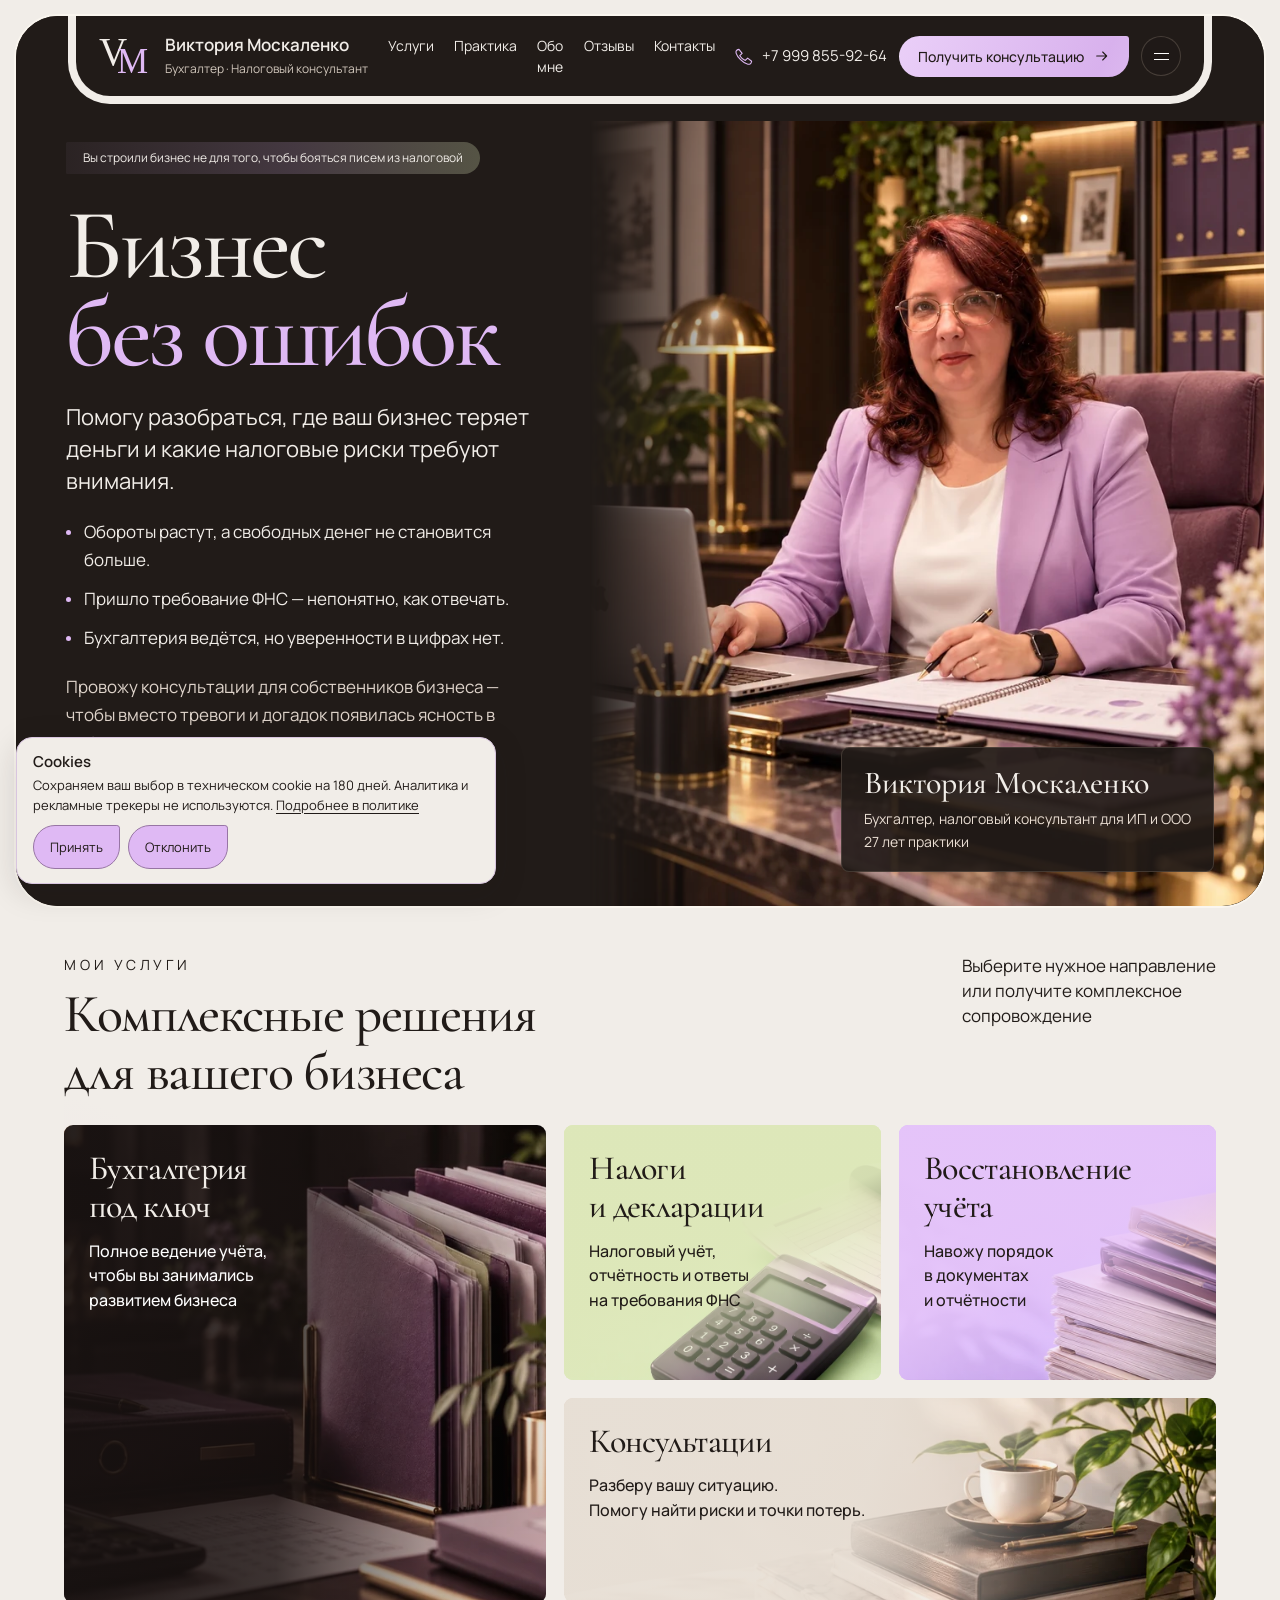
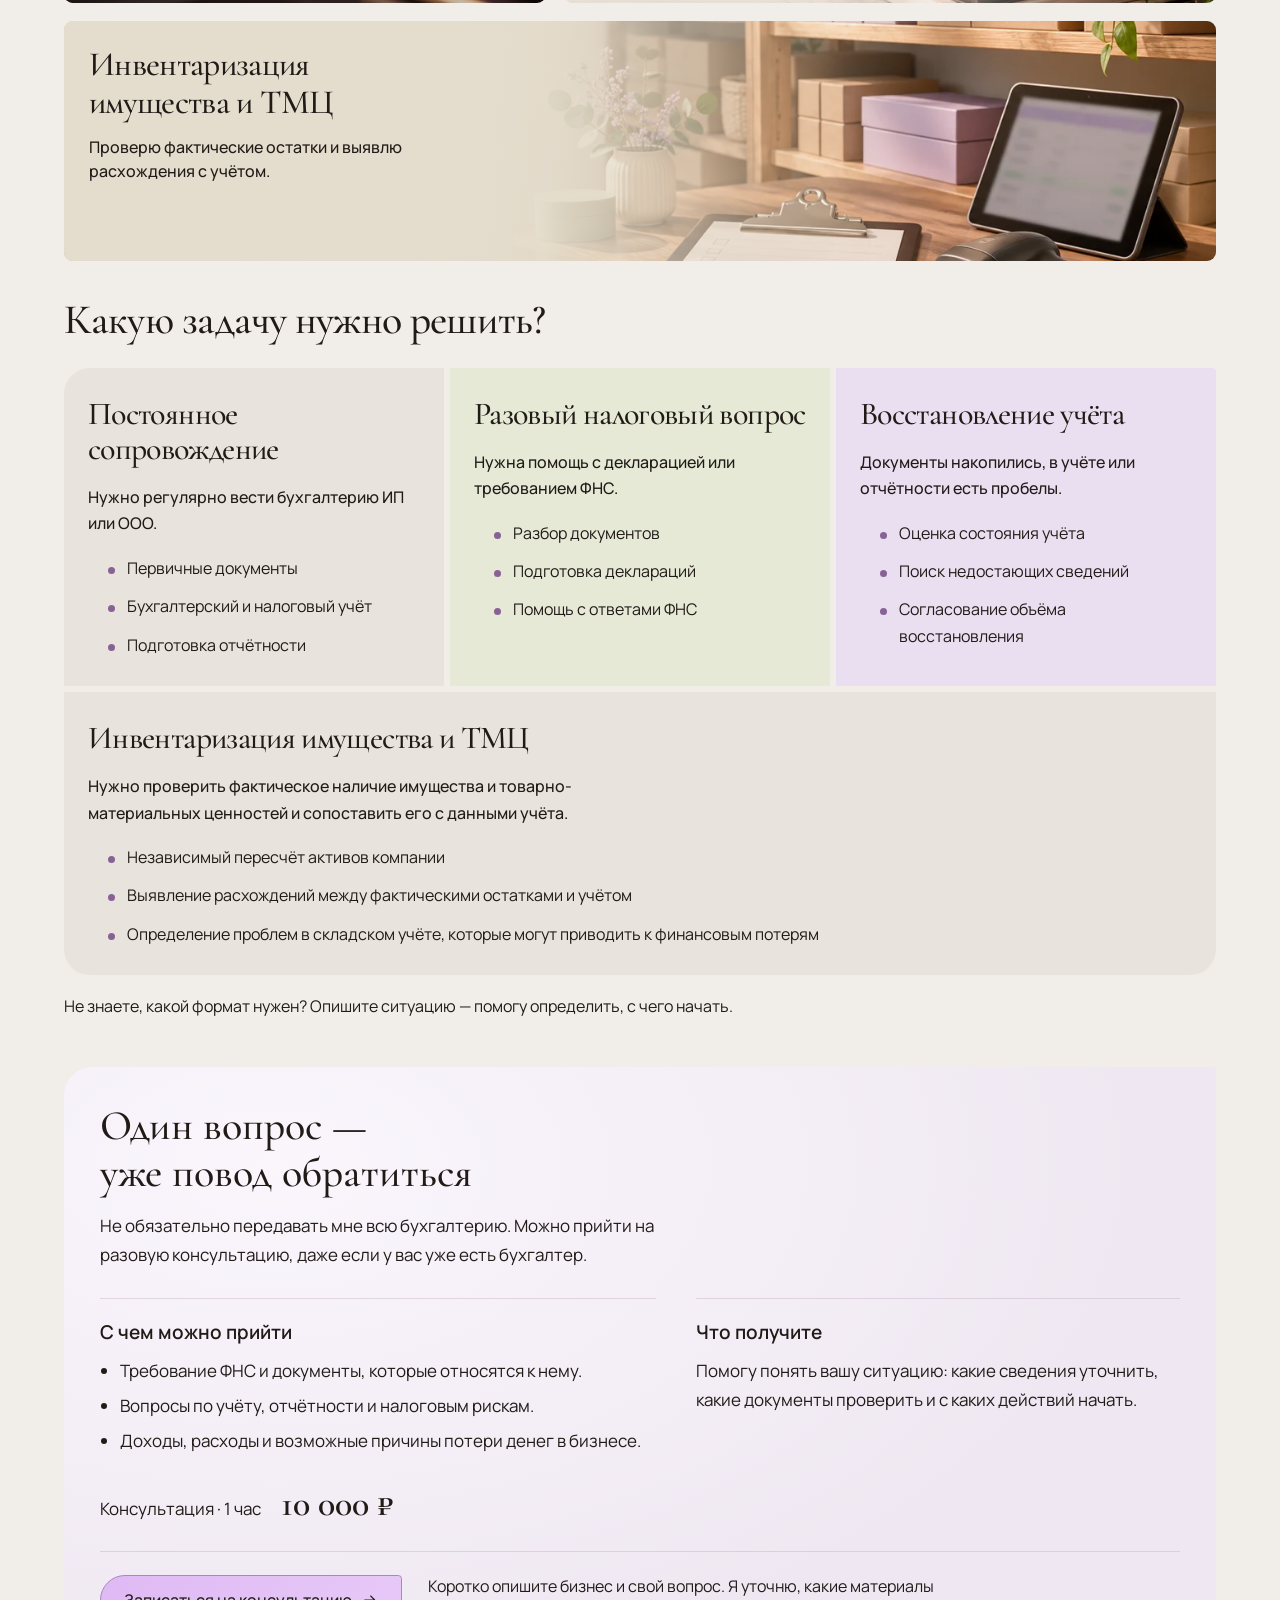
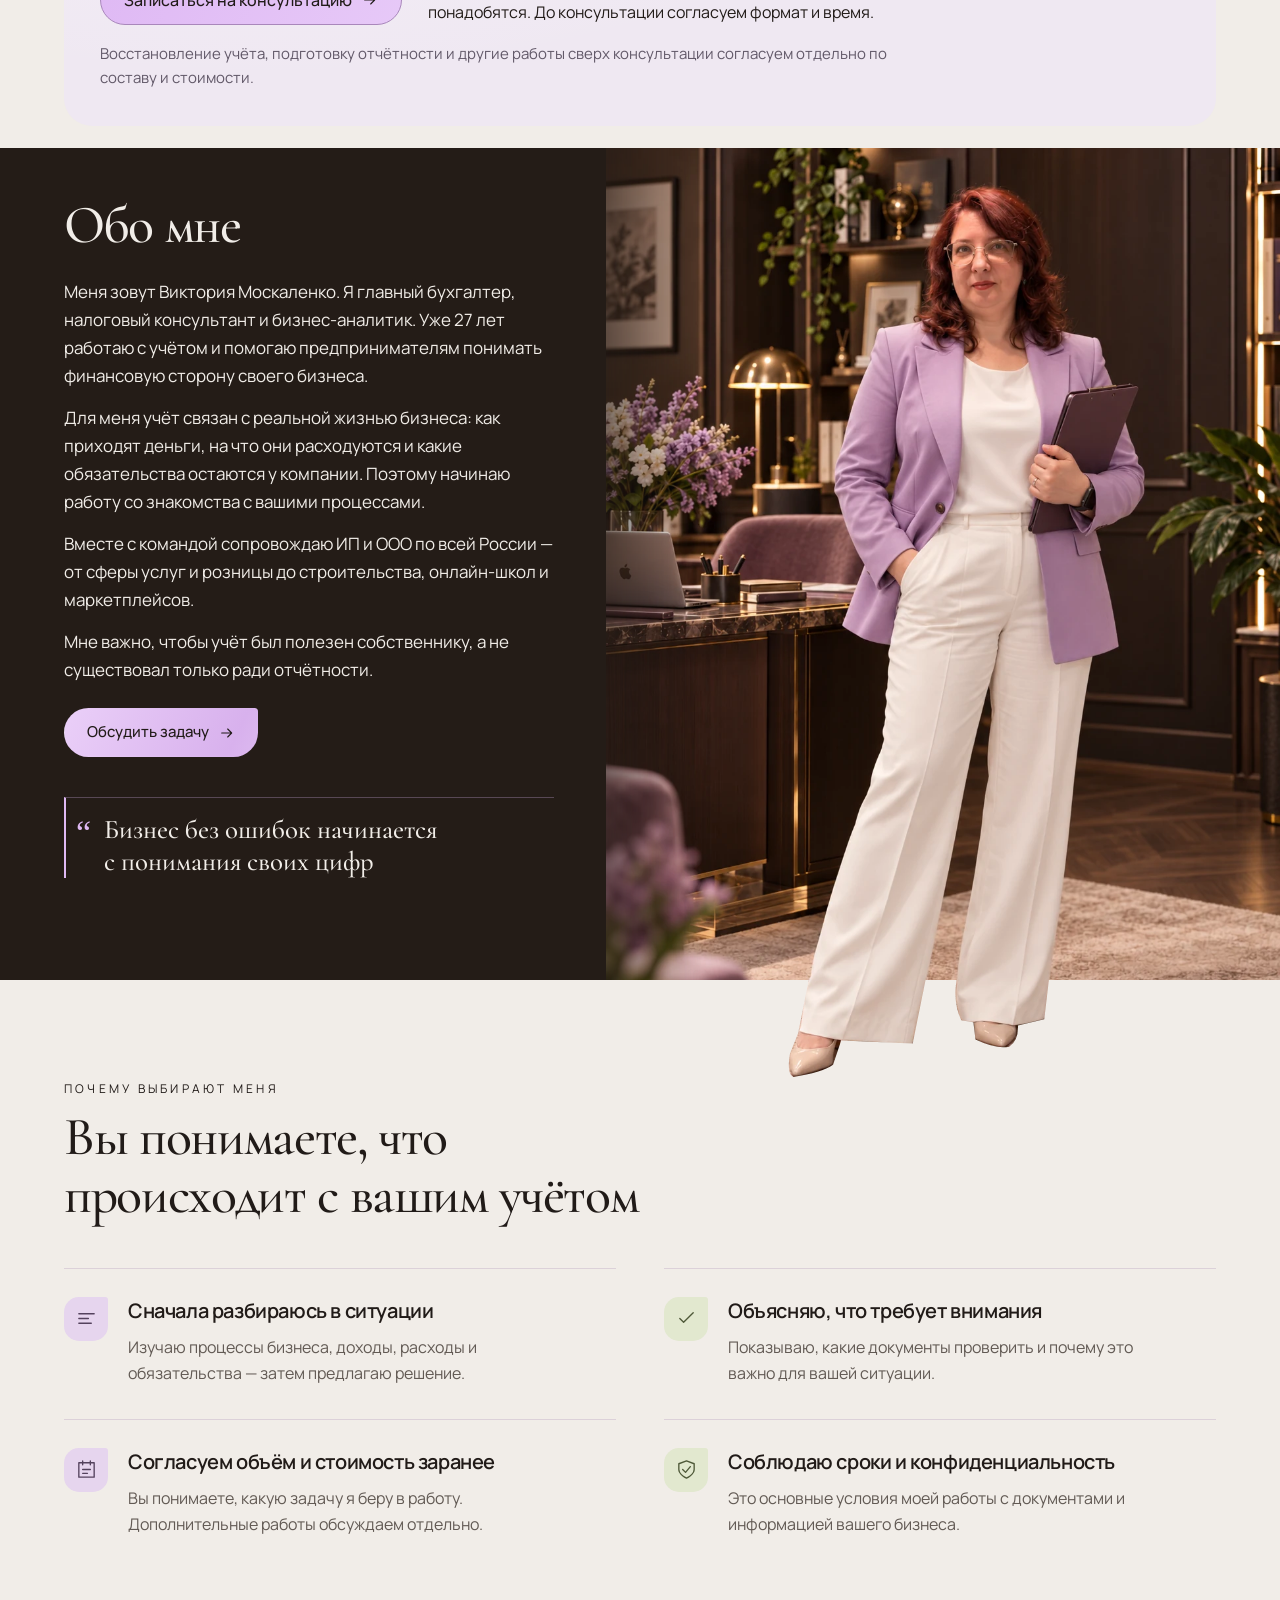
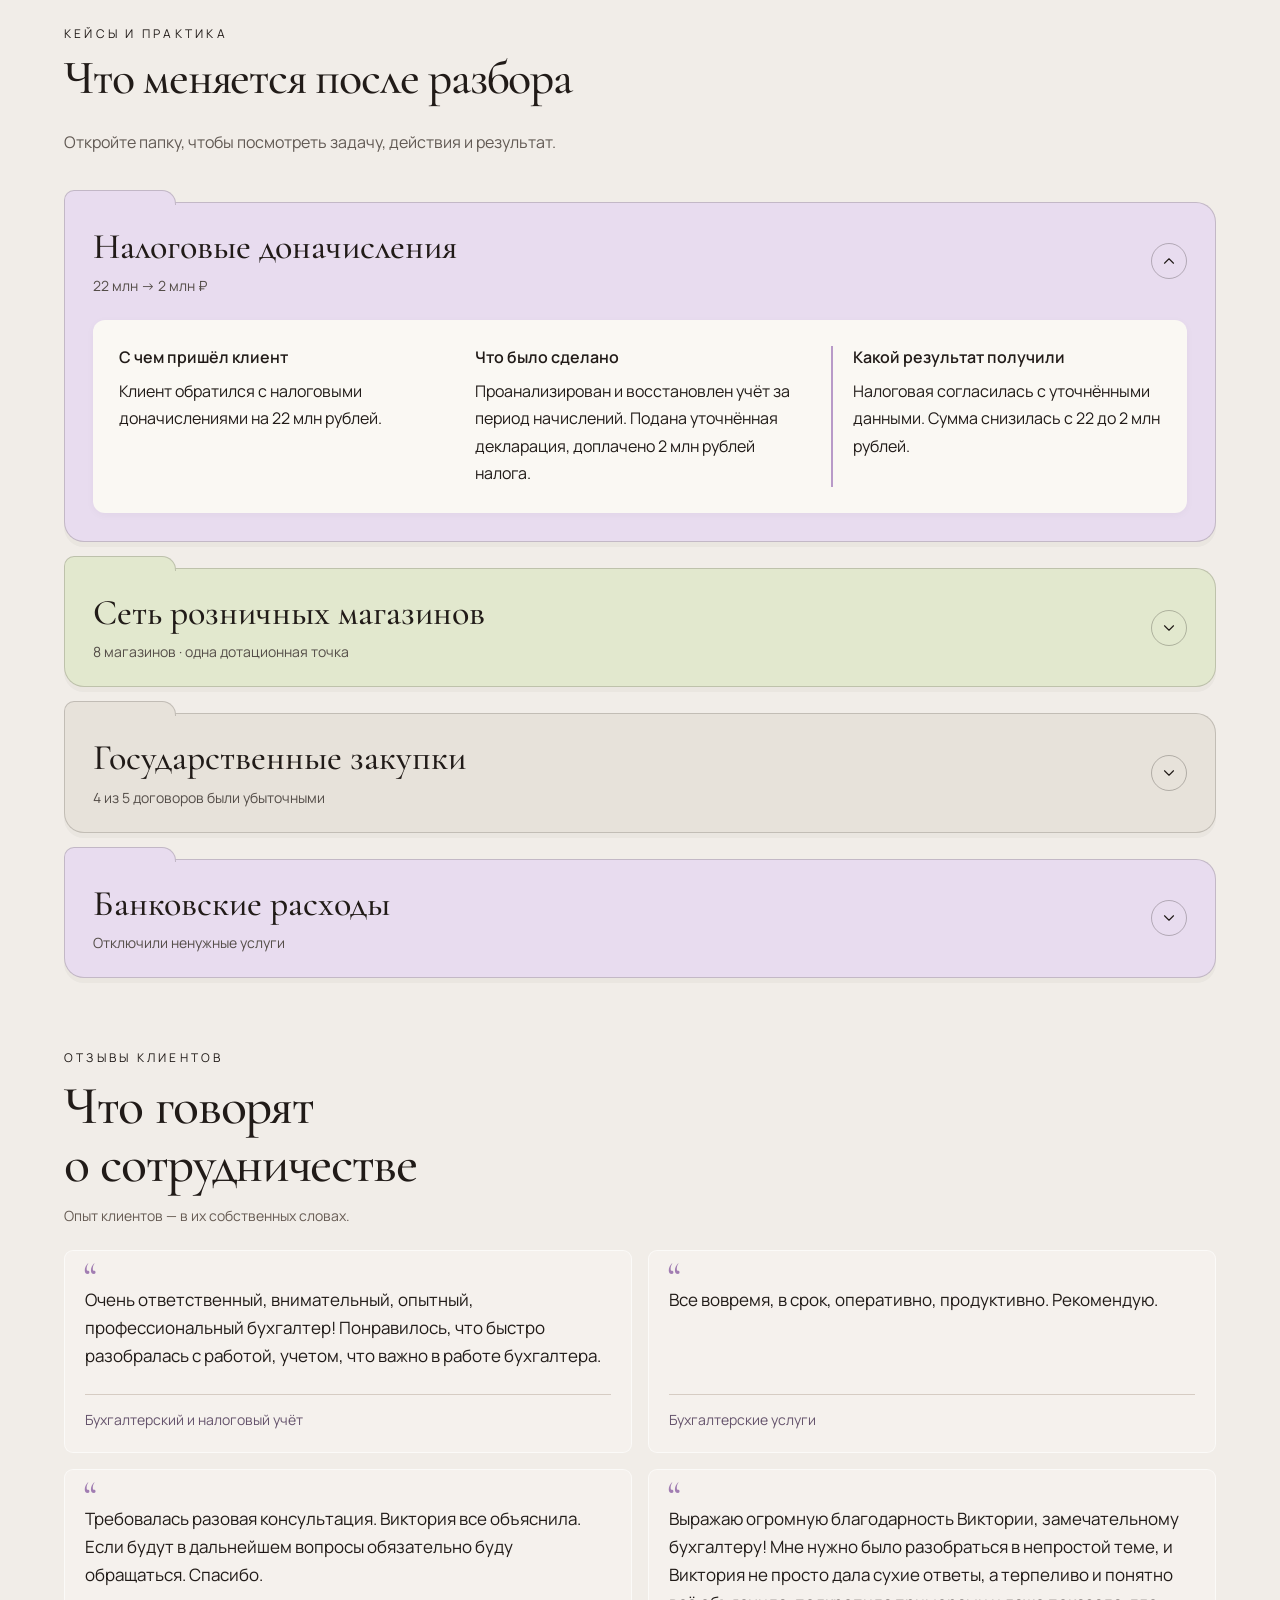
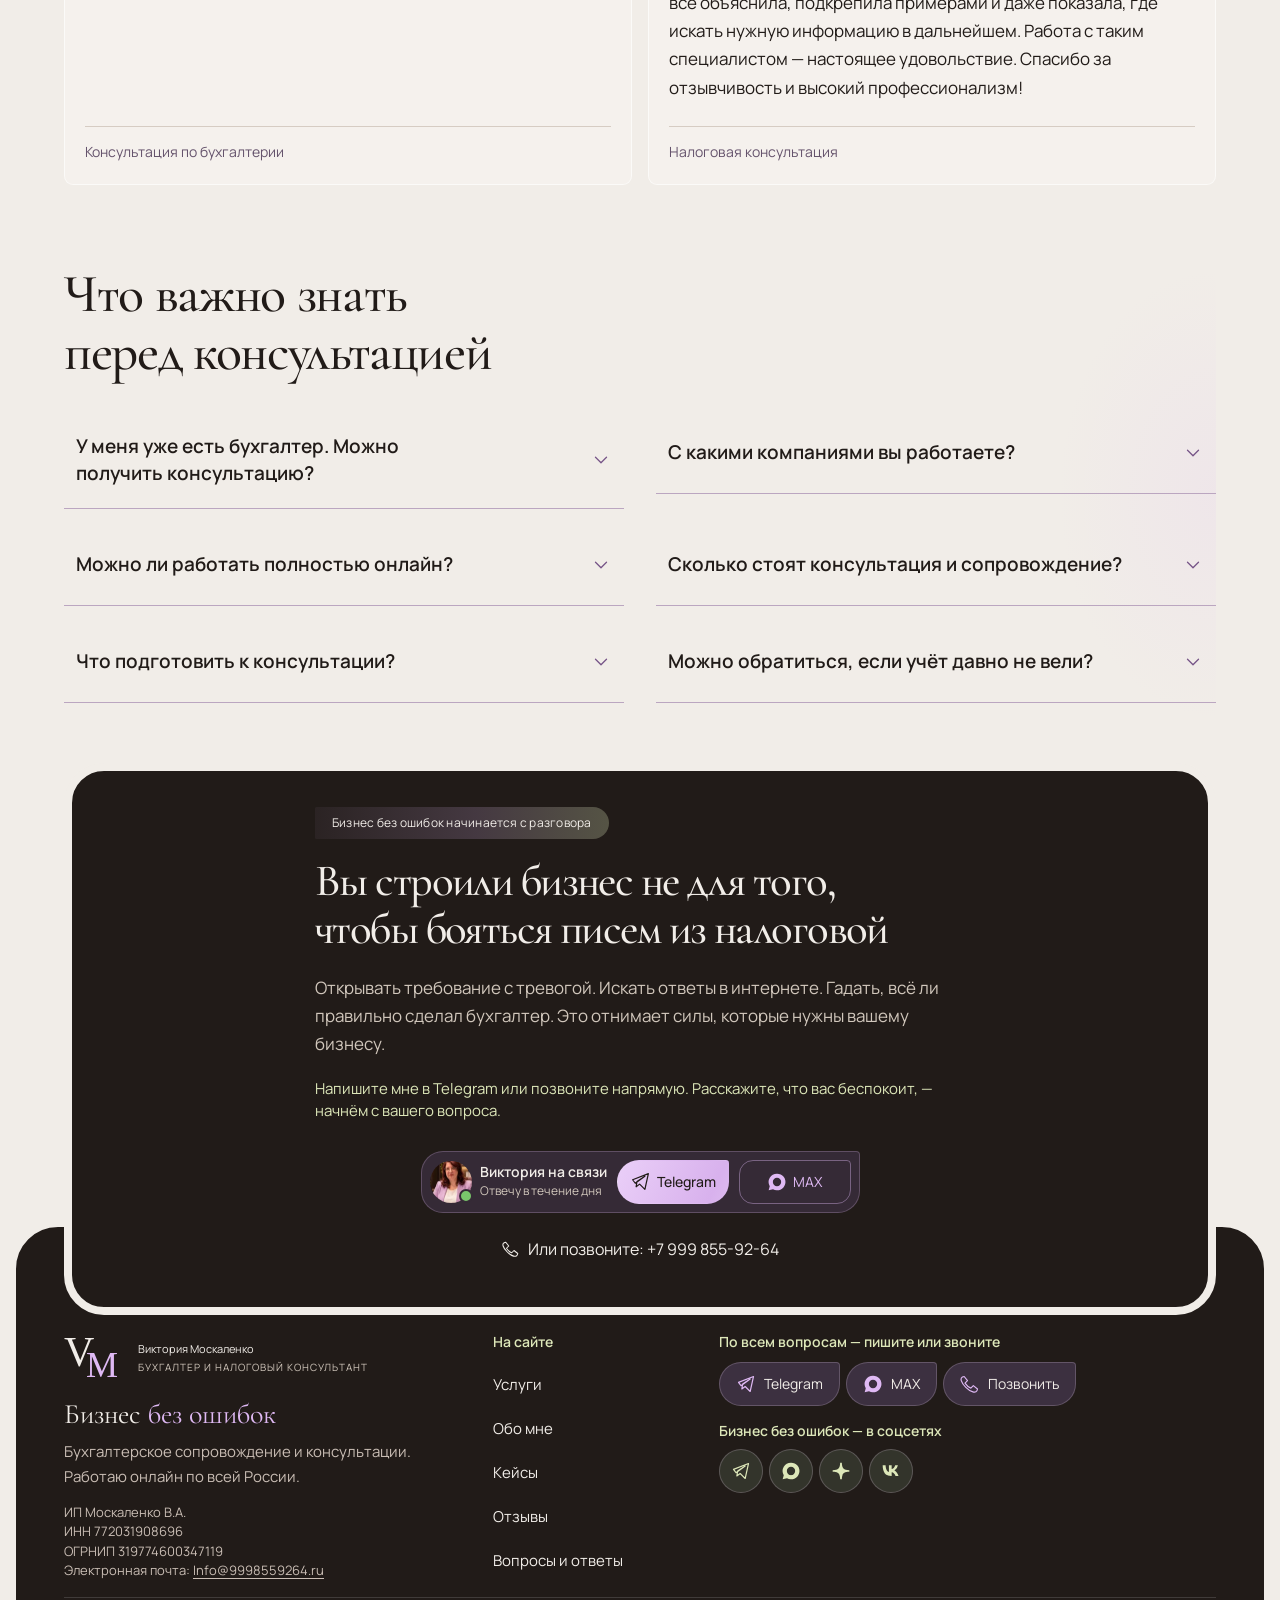
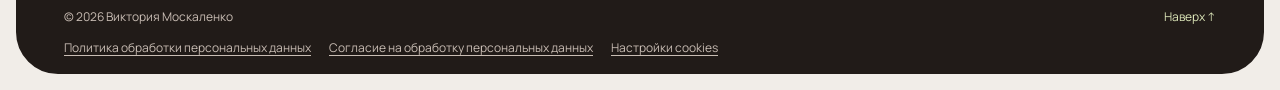
<file: index.html>
<!doctype html>
<html lang="ru">
<head>
<meta charset="utf-8"><meta name="viewport" content="width=device-width, initial-scale=1">
<title>Бухгалтер для ИП и ООО — Виктория Москаленко | Консультации онлайн</title>
<meta name="description" content="Бухгалтерское сопровождение ИП и ООО по всей России. Виктория Москаленко: 27 лет опыта, восстановление учёта, налоговые консультации и работа с требованиями ФНС.">
<meta property="og:title" content="Виктория Москаленко — бизнес без ошибок"><meta property="og:description" content="Бухгалтерия, налоги и отчётность под надёжным контролем. 27 лет практики."><meta property="og:image" content="assets/optimized/victoria-desk.webp"><meta property="og:type" content="website"><meta property="og:locale" content="ru_RU"><meta property="og:image:alt" content="Виктория Москаленко — бухгалтер и налоговый консультант"><meta name="twitter:card" content="summary_large_image"><meta name="twitter:title" content="Виктория Москаленко — бухгалтер для ИП и ООО"><meta name="twitter:description" content="Разберём учёт, налоговые риски и лишние расходы. Консультации онлайн по всей России."><meta name="twitter:image" content="assets/optimized/victoria-desk.webp"><meta name="theme-color" content="#211b18">
<link rel="icon" href="assets/monogram.svg" type="image/svg+xml">
<link rel="preconnect" href="https://fonts.googleapis.com"><link rel="preconnect" href="https://fonts.gstatic.com" crossorigin>
<link href="https://fonts.googleapis.com/css2?family=Cormorant+Garamond:wght@400;500;600&family=Manrope:wght@400;500;600;700&display=swap" rel="stylesheet" media="print" onload="this.media='all'">
<noscript><link href="https://fonts.googleapis.com/css2?family=Cormorant+Garamond:wght@400;500;600&family=Manrope:wght@400;500;600;700&display=swap" rel="stylesheet"></noscript>
<link rel="stylesheet" href="styles.css?v=20261118-r128"><script src="script.js?v=20261110-r127" defer></script>
<script type="application/ld+json">{"@context": "https://schema.org", "@type": "ProfessionalService", "name": "Виктория Москаленко — бухгалтерское сопровождение", "telephone": "+79998559264", "taxID": "772031908696", "areaServed": "Россия", "sameAs": ["https://t.me/bisnes_bes_oshibok", "https://max.ru/id772031908696_biz", "https://dzen.ru/id/5d626cc0ac412400aeb2bc1b", "https://vk.ru/bisnesbesoshibok"], "email": "Info@9998559264.ru", "description": "Бухгалтерское сопровождение ИП и ООО, восстановление учёта и налоговые консультации онлайн по всей России.", "identifier": {"@type": "PropertyValue", "propertyID": "ОГРНИП", "value": "319774600347119"}, "hasOfferCatalog": {"@type": "OfferCatalog", "name": "Бухгалтерские услуги", "itemListElement": [{"@type": "Offer", "itemOffered": {"@type": "Service", "name": "Бухгалтерское сопровождение ИП и ООО"}}, {"@type": "Offer", "itemOffered": {"@type": "Service", "name": "Налоговые консультации"}}, {"@type": "Offer", "itemOffered": {"@type": "Service", "name": "Восстановление учёта"}}, {"@type": "Offer", "itemOffered": {"@type": "Service", "name": "Подготовка отчётности"}}]}}</script>
</head>
<body>
<a class="skip" href="#main">Перейти к содержанию</a>
<svg class="symbols" aria-hidden="true"><defs><clipPath id="trouser-outline" clipPathUnits="objectBoundingBox"><path d="M .332 .72 L .505 .72 L .455 .885 L .349 .882 L .337 .906 Q .32 .914 .278 .918 Q .268 .915 .273 .895 L .285 .875 Z M .542 .72 L .675 .72 L .65 .861 L .611 .867 Q .612 .882 .598 .888 Q .58 .891 .548 .881 L .545 .864 L .527 .862 Q .516 .847 .519 .827 Z"/></clipPath>
<symbol id="arrow" viewBox="0 0 24 24"><path d="M4 12h15m-6-6 6 6-6 6"/></symbol>
<symbol id="shield" viewBox="0 0 24 24"><path d="m12 3 8 3v6c0 5-8 9-8 9s-8-4-8-9V6l8-3Z"/><path d="m8 12 3 3 5-6"/></symbol>
<symbol id="flower" viewBox="0 0 24 24"><path d="M12 11C3-1 0 11 10 12-2 17 9 24 12 14c3 10 14 3 2-2C24 11 21-1 12 11Z"/><path d="M12 14v8"/></symbol>
<symbol id="people" viewBox="0 0 24 24"><circle cx="12" cy="7" r="3"/><path d="M6 21v-3a6 6 0 0 1 12 0v3H6ZM5 5a3 3 0 0 0 0 6M19 5a3 3 0 0 1 0 6M5 14c-3 0-4 2-4 5h3m15-5c3 0 4 2 4 5h-3"/></symbol>
<symbol id="heart" viewBox="0 0 24 24"><path d="M12 21 3 12C-3 4 8-2 12 6 16-2 27 4 21 12L12 21Z"/></symbol>
<symbol id="briefcase" viewBox="0 0 24 24"><rect x="3" y="7" width="18" height="14" rx="2"/><path d="M8 7V3h8v4M3 12l9 3 9-3M12 12v5"/></symbol>
<symbol id="max" viewBox="0 0 24 24"><path fill="currentColor" stroke="none" fill-rule="evenodd" d="M12 2a10 10 0 0 0-8.7 15L2 22l5.2-1.3A10 10 0 1 0 12 2Zm0 5a5 5 0 1 1 0 10 5 5 0 0 1 0-10Z"/></symbol><symbol id="dzen" viewBox="0 0 24 24"><path fill="currentColor" stroke="none" d="M11 2C10.7 9 9 10.7 2 11v2c7 .3 8.7 2 9 9h2c.3-7 2-8.7 9-9v-2c-7-.3-8.7-2-9-9Z"/></symbol><symbol id="vk" viewBox="0 0 24 24"><path fill="currentColor" stroke="none" d="M2 5h3.5c.2 5.4 2.3 7.7 4 8.2V5h3.3v4.7c1.7-.2 3.6-2.3 4.2-4.7h3.3a9 9 0 0 1-4.2 6.3c1.9 1 3.8 3 4.9 6.7h-3.6c-.8-2.4-2.5-4.3-4.6-4.5V18h-.4C5 18 2.2 13 2 5Z"/></symbol><symbol id="telegram" viewBox="0 0 24 24"><path d="m3 10 18-7-4 18-6-6-4 3 1-6 9-6-11 8-3-4Z"/></symbol>
<symbol id="phone" viewBox="0 0 24 24"><path d="m5 3 4 5-3 3c2 3 4 5 7 6l3-3 5 4c-1 7-9 3-14-2S-2 4 5 3Z"/></symbol>
<symbol id="whatsapp" viewBox="0 0 24 24"><path d="M20.5 11.7a8.5 8.5 0 0 1-12.6 7.5L3 20.5l1.3-4.8A8.5 8.5 0 1 1 20.5 11.7Z"/><path d="M8 7.5c-.8.6-.8 1.8-.3 2.9 1.1 2.3 2.8 4 5.1 4.9 1.2.5 2.4.2 2.9-.6l.4-1-2.7-1.3-.9 1c-1.6-.7-2.7-1.8-3.3-3.2l.8-1-1.2-2.3Z"/></symbol></defs></svg>
<main id="main">
<div class="hero-wrap" id="top">
<div class="hero-back" aria-hidden="true"></div>
<img class="hero-photo" src="assets/optimized/victoria-desk.webp" alt="Виктория Москаленко за рабочим столом" width="1122" height="1402" fetchpriority="high" srcset="assets/optimized/victoria-desk-400.webp 400w, assets/optimized/victoria-desk-800.webp 800w, assets/optimized/victoria-desk.webp 1122w" sizes="(max-width: 700px) 100vw, 60vw" decoding="async">
<header class="header shell">
<a class="brand" href="#top" aria-label="Виктория Москаленко — на главную"><span class="monogram" aria-hidden="true">V<span>M</span></span><span><span class="brand-name">Виктория Москаленко</span><small>Бухгалтер · Налоговый консультант</small></span></a>
<nav class="desktop-nav" aria-label="Основная навигация"><a href="#services">Услуги</a><a href="#practice">Практика</a><a href="#about">Обо мне</a><a href="#reviews">Отзывы</a><a href="#contact">Контакты</a></nav>
<div class="header-actions"><a class="header-phone" href="tel:+79998559264" aria-label="Позвонить Виктории: +7 999 855-92-64"><svg aria-hidden="true"><use href="#phone"/></svg><span>+7 999 855-92-64</span></a><a class="button small lavender" href="#contact">Получить консультацию<svg class="cta-arrow" aria-hidden="true"><use href="#arrow"/></svg></a><button class="circle menu-toggle" aria-label="Открыть меню" aria-expanded="false" aria-controls="mobile-menu"><span></span><span></span></button></div>
<nav id="mobile-menu" class="menu" aria-label="Меню" hidden><a href="#services">Услуги</a><a href="#about">Обо мне</a><a href="#practice">Из практики</a><a href="#reviews">Отзывы</a><a href="#contact">Получить консультацию</a></nav>
</header>
<section class="hero shell" aria-labelledby="hero-title">
<div class="hero-copy"><p class="eyebrow gradient-label">Вы строили бизнес не для того, чтобы бояться писем из налоговой</p><h1 id="hero-title">Бизнес<br><span>без ошибок</span></h1><p class="hero-lead">Помогу разобраться, где ваш бизнес теряет деньги и какие налоговые риски требуют внимания.</p><img class="hero-mobile-photo" src="assets/optimized/victoria-desk.webp" alt="Виктория Москаленко за рабочим столом" width="1122" height="1402" fetchpriority="high" srcset="assets/optimized/victoria-desk-400.webp 400w, assets/optimized/victoria-desk-800.webp 800w, assets/optimized/victoria-desk.webp 1122w" sizes="(max-width: 700px) 90vw, 1px" decoding="async"><div class="hero-identity hero-mobile-identity"><strong>Виктория Москаленко</strong><span>Бухгалтер, налоговый консультант для ИП и ООО</span><span>27 лет практики</span></div>
<ul class="hero-situations"><li>Обороты растут, а <span>свободных денег не становится больше.</span></li><li>Пришло требование ФНС — <span>непонятно, как отвечать.</span></li><li>Бухгалтерия ведётся, но <span>уверенности в цифрах нет.</span></li></ul>
<p class="hero-consultation">Провожу консультации для собственников бизнеса — чтобы вместо тревоги и догадок появилась ясность в цифрах.</p>
<div class="actions"><a class="consultation-button" href="#contact"><span class="consultation-button__label">Записаться на консультацию</span><svg class="cta-arrow" aria-hidden="true"><use href="#arrow"/></svg></a></div><p class="hero-contact-hint">Работаю по всей России</p></div>
<div class="hero-identity hero-desktop-identity"><strong>Виктория Москаленко</strong><span>Бухгалтер, налоговый консультант для ИП и ООО</span><span>27 лет практики</span></div>

</section>
</div>
<section class="services shell" id="services" aria-labelledby="services-title"><div class="section-heading"><div><p class="eyebrow">Мои услуги</p><h2 id="services-title">Комплексные решения<br>для вашего бизнеса</h2></div><div class="section-aside"><p>Выберите нужное направление<br>или получите комплексное<br>сопровождение</p></div></div>
<div class="service-grid">
<a class="service keeping" href="#keeping-scope"><img src="assets/optimized/svc-keeping.webp" alt="" loading="lazy" srcset="assets/optimized/svc-keeping-400.webp 400w, assets/optimized/svc-keeping-800.webp 800w, assets/optimized/svc-keeping.webp 1400w" sizes="(max-width: 700px) 100vw, (max-width: 1100px) 50vw, 600px" decoding="async" width="1400" height="933"><div><h3>Бухгалтерия<br>под ключ</h3><p>Полное ведение учёта,<br>чтобы вы занимались<br>развитием бизнеса</p></div></a>
<a class="service taxes" href="#tax-scope"><img src="assets/optimized/svc-tax.webp" alt="" loading="lazy" srcset="assets/optimized/svc-tax-400.webp 400w, assets/optimized/svc-tax-800.webp 800w, assets/optimized/svc-tax.webp 1100w" sizes="(max-width: 700px) 100vw, (max-width: 1100px) 50vw, 600px" decoding="async" width="1100" height="825"><div><h3>Налоги<br>и декларации</h3><p>Налоговый учёт,<br>отчётность и ответы<br>на требования ФНС</p></div></a>
<a class="service restore" href="#restore-scope"><img src="assets/optimized/svc-restore.webp" alt="" loading="lazy" srcset="assets/optimized/svc-restore-400.webp 400w, assets/optimized/svc-restore-800.webp 800w, assets/optimized/svc-restore.webp 1100w" sizes="(max-width: 700px) 100vw, (max-width: 1100px) 50vw, 600px" decoding="async" width="1100" height="866"><div><h3>Восстановление<br>учёта</h3><p>Навожу порядок<br>в документах<br>и отчётности</p></div></a>
<a class="service consult" href="#consultation-scope"><img src="assets/optimized/svc-consult.webp" alt="" loading="lazy" srcset="assets/optimized/svc-consult-400.webp 400w, assets/optimized/svc-consult-800.webp 800w, assets/optimized/svc-consult.webp 1800w" sizes="(max-width: 700px) 100vw, (max-width: 1100px) 50vw, 600px" decoding="async" width="1800" height="666"><div><h3>Консультации</h3><p>Разберу вашу ситуацию.<br>Помогу найти риски и точки потерь.</p></div></a>
<a class="service inventory" href="#inventory-scope"><img src="assets/optimized/svc-inventory-1400.webp" srcset="assets/optimized/svc-inventory-400.webp 400w, assets/optimized/svc-inventory-800.webp 800w, assets/optimized/svc-inventory-1400.webp 1400w" sizes="90vw" alt="" loading="lazy" decoding="async" width="1400" height="700"><div><h3>Инвентаризация<br>имущества и ТМЦ</h3><p>Проверю фактические остатки и выявлю расхождения с учётом.</p></div></a></div><section class="svc-detail service-choice" aria-labelledby="service-choice-title"><h3 id="service-choice-title" class="service-choice-title">Какую задачу нужно решить?</h3><div class="sd-packages">
<article class="sd-package" id="keeping-scope"><h4>Постоянное сопровождение</h4><p class="sd-lead">Нужно регулярно вести бухгалтерию ИП или ООО.</p><ul><li>Первичные документы</li><li>Бухгалтерский и налоговый учёт</li><li>Подготовка отчётности</li></ul></article>
<article class="sd-package" id="tax-scope"><h4>Разовый налоговый вопрос</h4><p class="sd-lead">Нужна помощь с декларацией или требованием ФНС.</p><ul><li>Разбор документов</li><li>Подготовка деклараций</li><li>Помощь с ответами ФНС</li></ul></article>
<article class="sd-package" id="restore-scope"><h4>Восстановление учёта</h4><p class="sd-lead">Документы накопились, в учёте или отчётности есть пробелы.</p><ul><li>Оценка состояния учёта</li><li>Поиск недостающих сведений</li><li>Согласование объёма восстановления</li></ul></article>
<article class="sd-package inventory-package" id="inventory-scope"><h4>Инвентаризация имущества и ТМЦ</h4><p class="sd-lead">Нужно проверить фактическое наличие имущества и товарно-материальных ценностей и сопоставить его с данными учёта.</p><ul><li>Независимый пересчёт активов компании</li><li>Выявление расхождений между фактическими остатками и учётом</li><li>Определение проблем в складском учёте, которые могут приводить к финансовым потерям</li></ul></article></div><p class="service-choice-help">Не знаете, какой формат нужен? Опишите ситуацию — помогу определить, с чего начать.</p></section>
<div class="consultation-scope" id="consultation-scope"><div class="consultation-scope-intro"><h3>Один вопрос —<br>уже повод обратиться</h3><p>Не обязательно передавать мне всю бухгалтерию. Можно прийти на разовую консультацию, даже если у вас уже есть бухгалтер.</p></div><div class="consultation-scope-content"><div class="consultation-topics"><h4>С чем можно прийти</h4><ul><li>Требование ФНС и документы, которые относятся к нему.</li><li>Вопросы по учёту, отчётности и налоговым рискам.</li><li>Доходы, расходы и возможные причины потери денег в бизнесе.</li></ul></div><div class="consultation-result"><h4>Что получите</h4><p>Помогу понять вашу ситуацию: какие сведения уточнить, какие документы проверить и с каких действий начать.</p></div></div><p class="consultation-price">Консультация · 1 час <strong>10 000 ₽</strong></p><div class="consultation-next"><a class="button lavender" href="#footer-contacts">Записаться на консультацию<svg class="cta-arrow" aria-hidden="true"><use href="#arrow"/></svg></a><p>Коротко опишите бизнес и свой вопрос. Я уточню, какие материалы понадобятся. До консультации согласуем формат и время.</p></div><p class="consultation-extra">Восстановление учёта, подготовку отчётности и другие работы сверх консультации согласуем отдельно по составу и стоимости.</p></div>
</section>
<section class="about" id="about" aria-labelledby="about-title"><div class="about-scene" aria-hidden="true"><div class="about-scene-room"><img src="assets/optimized/victoria-full-original.webp" alt="" width="1024" height="1536" loading="eager" fetchpriority="low" srcset="assets/optimized/victoria-about-400.webp 400w, assets/optimized/victoria-about-800.webp 800w, assets/optimized/victoria-full-original.webp 1024w" sizes="(max-width: 700px) 100vw, 900px" decoding="async"></div><img class="about-scene-figure" src="assets/optimized/victoria-full-original.webp" alt="" width="1024" height="1536" loading="eager" fetchpriority="low" srcset="assets/optimized/victoria-about-400.webp 400w, assets/optimized/victoria-about-800.webp 800w, assets/optimized/victoria-full-original.webp 1024w" sizes="(max-width: 700px) 100vw, 900px" decoding="async"></div><div class="shell about-inner"><div class="about-copy"><h2 id="about-title">Обо мне</h2><div class="about-description"><p>Меня зовут Виктория Москаленко. Я главный бухгалтер, налоговый консультант и бизнес-аналитик. Уже 27 лет работаю с учётом и помогаю предпринимателям понимать финансовую сторону своего бизнеса.</p><p>Для меня учёт связан с реальной жизнью бизнеса: как приходят деньги, на что они расходуются и какие обязательства остаются у компании. Поэтому начинаю работу со знакомства с вашими процессами.</p><p>Вместе с командой сопровождаю ИП и ООО по всей России — от сферы услуг и розницы до строительства, онлайн-школ и маркетплейсов.</p><p>Мне важно, чтобы учёт был полезен собственнику, а не существовал только ради отчётности.</p></div>
<div class="actions"><a class="button lavender" href="#contact">Обсудить задачу<svg class="cta-arrow" aria-hidden="true"><use href="#arrow"/></svg></a></div>
<blockquote class="about-motto"><span class="about-motto-mark" aria-hidden="true">“</span><p>Бизнес без ошибок начинается с понимания своих цифр</p></blockquote>
</div>
</div></section>
<section class="benefits shell benefits-refined" aria-labelledby="benefits-title"><p class="eyebrow">Почему выбирают меня</p><h2 id="benefits-title">Вы понимаете, что происходит с вашим учётом</h2><div class="preview-grid"><article class="preview-item"><span class="preview-icon"><svg aria-hidden="true" viewBox="0 0 24 24"><path d="M4 7h16M4 12h10M4 17h13"/></svg></span><div><h3>Сначала разбираюсь в ситуации</h3><p>Изучаю процессы бизнеса, доходы, расходы и обязательства — затем предлагаю решение.</p></div></article><article class="preview-item"><span class="preview-icon"><svg aria-hidden="true" viewBox="0 0 24 24"><path d="m5 12 4 4L19 6"/></svg></span><div><h3>Объясняю, что требует внимания</h3><p>Показываю, какие документы проверить и почему это важно для вашей ситуации.</p></div></article><article class="preview-item"><span class="preview-icon"><svg aria-hidden="true" viewBox="0 0 24 24"><path d="M4 5h16v15H4ZM8 3v4m8-4v4M8 12h8m-8 4h5"/></svg></span><div><h3>Согласуем объём и стоимость заранее</h3><p>Вы понимаете, какую задачу я беру в работу. Дополнительные работы обсуждаем отдельно.</p></div></article><article class="preview-item"><span class="preview-icon"><svg aria-hidden="true" viewBox="0 0 24 24"><path d="M12 3 4 6v6c0 5 8 9 8 9s8-4 8-9V6l-8-3Zm-4 9 3 3 5-6"/></svg></span><div><h3>Соблюдаю сроки и конфиденциальность</h3><p>Это основные условия моей работы с документами и информацией вашего бизнеса.</p></div></article></div></section>
<section class="practice shell case-folders" id="practice" aria-labelledby="cases-title"><div class="section-heading"><div><p class="eyebrow">Кейсы и практика</p><h2 id="cases-title">Что меняется после разбора</h2></div></div><p class="case-folders-hint">Откройте папку, чтобы посмотреть задачу, действия и результат.</p><div class="folders"><details class="folder" name="cases" style="--folder:#e8dcef" open><summary><span><span class="case-name">Налоговые доначисления</span><span class="case-fact">22 млн → 2 млн ₽</span></span><span class="folder-arrow" aria-hidden="true"><svg viewBox="0 0 24 24"><path d="m6 9 6 6 6-6"/></svg></span></summary><div class="folder-body"><div class="case-sheet"><div><h3>С чем пришёл клиент</h3><p>Клиент обратился с налоговыми доначислениями на 22 млн рублей.</p></div><div><h3>Что было сделано</h3><p>Проанализирован и восстановлен учёт за период начислений. Подана уточнённая декларация, доплачено 2 млн рублей налога.</p></div><div><h3>Какой результат получили</h3><p>Налоговая согласилась с уточнёнными данными. Сумма снизилась с 22 до 2 млн рублей.</p></div></div></div></details><details class="folder" name="cases" style="--folder:#e2e8ce"><summary><span><span class="case-name">Сеть розничных магазинов</span><span class="case-fact">8 магазинов · одна дотационная точка</span></span><span class="folder-arrow" aria-hidden="true"><svg viewBox="0 0 24 24"><path d="m6 9 6 6 6-6"/></svg></span></summary><div class="folder-body"><div class="case-sheet"><div><h3>С чем пришёл клиент</h3><p>Предприниматель с сетью из восьми магазинов зарабатывал меньше, чем ожидал.</p></div><div><h3>Что было сделано</h3><p>Проанализирована работа восьми магазинов. Выявлена дотационная точка, предложено её закрыть.</p></div><div><h3>Какой результат получили</h3><p>Клиент закрыл магазин. За следующий месяц он заработал более 2,5 млн рублей.</p></div></div></div></details><details class="folder" name="cases" style="--folder:#e7e2da"><summary><span><span class="case-name">Государственные закупки</span><span class="case-fact">4 из 5 договоров были убыточными</span></span><span class="folder-arrow" aria-hidden="true"><svg viewBox="0 0 24 24"><path d="m6 9 6 6 6-6"/></svg></span></summary><div class="folder-body"><div class="case-sheet"><div><h3>С чем пришёл клиент</h3><p>Компания выигрывала торги и исполняла договоры, но новое направление не приносило прибыль.</p></div><div><h3>Что было сделано</h3><p>Выяснилось, что экономику договоров заранее не просчитывали, а премия менеджера зависела от их количества. Определили минимальную цену, при которой компания участвует в торгах. Изменили систему мотивации: премию менеджеру стали платить с прибыли договора, а не за количество заключённых договоров.</p></div><div><h3>Какой результат получили</h3><p>После этих изменений направление государственных закупок стало приносить компании прибыль.</p></div></div></div></details><details class="folder" name="cases" style="--folder:#e8dcef"><summary><span><span class="case-name">Банковские расходы</span><span class="case-fact">Отключили ненужные услуги</span></span><span class="folder-arrow" aria-hidden="true"><svg viewBox="0 0 24 24"><path d="m6 9 6 6 6-6"/></svg></span></summary><div class="folder-body"><div class="case-sheet"><div><h3>С чем пришёл клиент</h3><p>Клиент оплачивал банковские услуги, среди которых были лишние платные опции.</p></div><div><h3>Что было сделано</h3><p>Проверены подключённые банковские услуги. Выявлены ненужные платные опции.</p></div><div><h3>Какой результат получили</h3><p>После их отключения клиент избавился от лишних расходов.</p></div></div></div></details></div></section>
<div class="reviews-decoration"><section class="reviews shell" id="reviews" aria-labelledby="reviews-title"><div class="reviews-heading"><p class="eyebrow">Отзывы клиентов</p><h2 id="reviews-title">Что говорят<br>о сотрудничестве</h2><p class="review-intro">Опыт клиентов — в их собственных словах.</p></div>
<div class="review-window"><div class="review-track" id="review-track" role="region" aria-label="Отзывы клиентов">
<article class="review"><span class="quote" aria-hidden="true">“</span><blockquote>Очень ответственный, внимательный, опытный, профессиональный бухгалтер! Понравилось, что быстро разобралась с работой, учетом, что важно в работе бухгалтера.</blockquote><p class="review-service">Бухгалтерский и налоговый учёт</p></article>
<article class="review"><span class="quote" aria-hidden="true">“</span><blockquote>Все вовремя, в срок, оперативно, продуктивно. Рекомендую.</blockquote><p class="review-service">Бухгалтерские услуги</p></article>
<article class="review"><span class="quote" aria-hidden="true">“</span><blockquote>Требовалась разовая консультация. Виктория все объяснила. Если будут в дальнейшем вопросы обязательно буду обращаться. Спасибо.</blockquote><p class="review-service">Консультация по бухгалтерии</p></article>
<article class="review"><span class="quote" aria-hidden="true">“</span><blockquote>Выражаю огромную благодарность Виктории, замечательному бухгалтеру! Мне нужно было разобраться в непростой теме, и Виктория не просто дала сухие ответы, а терпеливо и понятно всё объяснила, подкрепила примерами и даже показала, где искать нужную информацию в дальнейшем. Работа с таким специалистом — настоящее удовольствие. Спасибо за отзывчивость и высокий профессионализм!</blockquote><p class="review-service">Налоговая консультация</p></article>
</div></div></section></div>
<section class="faq shell" id="faq" aria-labelledby="faq-title"><h2 id="faq-title">Что важно знать<br>перед консультацией</h2><div class="faq-answers"><article class="faq-answer"><h3><button class="faq-trigger" id="faq-question-1" type="button" aria-expanded="true" aria-controls="faq-panel-1"><span>У меня уже есть бухгалтер. Можно получить консультацию?</span><svg viewBox="0 0 24 24" aria-hidden="true"><path d="m6 9 6 6 6-6"/></svg></button></h3><div class="faq-panel" id="faq-panel-1" role="region" aria-labelledby="faq-question-1"><div class="faq-panel-inner"><p>Да. Можно обсудить отдельный вопрос по учёту, налоговым рискам или финансовой стороне бизнеса. Формат и объём консультации согласуем под вашу задачу.</p></div></div></article><article class="faq-answer"><h3><button class="faq-trigger" id="faq-question-2" type="button" aria-expanded="true" aria-controls="faq-panel-2"><span>С какими компаниями вы работаете?</span><svg viewBox="0 0 24 24" aria-hidden="true"><path d="m6 9 6 6 6-6"/></svg></button></h3><div class="faq-panel" id="faq-panel-2" role="region" aria-labelledby="faq-question-2"><div class="faq-panel-inner"><p>Работаю с ИП и ООО по всей России: сфера услуг, розница, строительство, онлайн-школы и маркетплейсы. На первом обращении обсудим особенности вашего бизнеса и задачу.</p></div></div></article><article class="faq-answer"><h3><button class="faq-trigger" id="faq-question-3" type="button" aria-expanded="true" aria-controls="faq-panel-3"><span>Можно ли работать полностью онлайн?</span><svg viewBox="0 0 24 24" aria-hidden="true"><path d="m6 9 6 6 6-6"/></svg></button></h3><div class="faq-panel" id="faq-panel-3" role="region" aria-labelledby="faq-question-3"><div class="faq-panel-inner"><p>Да. Консультации и бухгалтерское сопровождение доступны дистанционно. Способ связи и обмена документами согласуем перед началом работы.</p></div></div></article><article class="faq-answer"><h3><button class="faq-trigger" id="faq-question-4" type="button" aria-expanded="true" aria-controls="faq-panel-4"><span>Сколько стоят консультация и сопровождение?</span><svg viewBox="0 0 24 24" aria-hidden="true"><path d="m6 9 6 6 6-6"/></svg></button></h3><div class="faq-panel" id="faq-panel-4" role="region" aria-labelledby="faq-question-4"><div class="faq-panel-inner"><p>Консультация длится 1 час и стоит 10 000 ₽. Стоимость сопровождения и дополнительных работ рассчитываю индивидуально: она зависит от задачи, объёма документов и состояния учёта.</p></div></div></article><article class="faq-answer"><h3><button class="faq-trigger" id="faq-question-5" type="button" aria-expanded="true" aria-controls="faq-panel-5"><span>Что подготовить к консультации?</span><svg viewBox="0 0 24 24" aria-hidden="true"><path d="m6 9 6 6 6-6"/></svg></button></h3><div class="faq-panel" id="faq-panel-5" role="region" aria-labelledby="faq-question-5"><div class="faq-panel-inner"><p>Коротко опишите ваш бизнес и вопрос, который хотите решить. Если речь о конкретном документе или требовании, сообщите об этом при записи: уточним, какие материалы понадобятся.</p></div></div></article><article class="faq-answer"><h3><button class="faq-trigger" id="faq-question-6" type="button" aria-expanded="true" aria-controls="faq-panel-6"><span>Можно обратиться, если учёт давно не вели?</span><svg viewBox="0 0 24 24" aria-hidden="true"><path d="m6 9 6 6 6-6"/></svg></button></h3><div class="faq-panel" id="faq-panel-6" role="region" aria-labelledby="faq-question-6"><div class="faq-panel-inner"><p>Да, я занимаюсь восстановлением учёта. Начнём с оценки текущей ситуации и имеющихся документов, затем определим объём восстановления.</p></div></div></article></div></section>
<section class="contact shell" id="contact" aria-labelledby="contact-title"><div class="contact-bar"><div><p class="gradient-label">Бизнес без ошибок начинается с разговора</p><h2 id="contact-title">Вы строили бизнес не для того, чтобы бояться писем из налоговой</h2><p class="contact-description">Открывать требование с тревогой. Искать ответы в интернете. Гадать, всё ли правильно сделал бухгалтер. Это отнимает силы, которые нужны вашему бизнесу.</p><p class="contact-prompt">Напишите мне в Telegram или позвоните напрямую. Расскажите, что вас беспокоит, — начнём с вашего вопроса.</p></div><div class="contact-options"><div class="personal-contact"><div class="personal-contact-person"><span class="personal-contact-avatar"><span class="personal-contact-photo"><img src="assets/optimized/victoria-avatar.webp" width="1122" height="1402" alt="" loading="lazy" decoding="async"></span><span class="contact-available-dot" aria-hidden="true"></span></span><div><strong>Виктория на связи</strong><span>Отвечу в течение дня</span></div></div><a class="button lavender personal-contact-link" aria-label="Написать Виктории в Telegram" href="https://t.me/va9998559264" target="_blank" rel="noopener noreferrer"><svg aria-hidden="true"><use href="#telegram"/></svg><span>Telegram</span></a><a class="personal-contact-max" aria-label="Написать Виктории в MAX" title="Написать в MAX" href="https://max.ru/u/f9LHodD0cOKcvzY1MMMkOJXTP7jA3j_sU9ZykA98SSbPlLqDbWfJHhDuvBs" target="_blank" rel="noopener noreferrer"><svg aria-hidden="true"><use href="#max"/></svg><span>MAX</span></a></div><a class="contact-direct-phone" href="tel:+79998559264"><svg aria-hidden="true"><use href="#phone"/></svg><span>Или позвоните: +7 999 855-92-64</span></a></div></div></section>
</main>
<footer class="footer" id="footer"><div class="shell"><div class="footer-grid"><div class="footer-intro"><a class="brand" href="#top"><span class="monogram" aria-hidden="true">V<span>M</span></span><span>Виктория Москаленко<small>Бухгалтер и налоговый консультант</small></span></a><p><span class="footer-business-word">Бизнес</span> без ошибок</p><span>Бухгалтерское сопровождение и консультации.<br>Работаю онлайн по всей России.</span><p class="footer-requisites">ИП Москаленко В.А.<br>ИНН 772031908696<br>ОГРНИП 319774600347119<br>Электронная почта: <a href="mailto:Info@9998559264.ru">Info@9998559264.ru</a></p></div><nav class="footer-nav" aria-label="Навигация внизу страницы"><h3>На сайте</h3><a href="#services">Услуги</a><a href="#about">Обо мне</a><a href="#practice">Кейсы</a><a href="#reviews">Отзывы</a><a href="#faq">Вопросы и ответы</a></nav><div class="footer-reach" id="footer-contacts" tabindex="-1"><h3>По всем вопросам — пишите или звоните</h3><div class="social-chips" aria-label="Способы связи"><a class="social-chip" href="https://t.me/va9998559264" target="_blank" rel="noopener noreferrer" aria-label="Написать мне в Telegram"><svg aria-hidden="true"><use href="#telegram"/></svg><span>Telegram</span></a><a class="social-chip" href="https://max.ru/u/f9LHodD0cOKcvzY1MMMkOJXTP7jA3j_sU9ZykA98SSbPlLqDbWfJHhDuvBs" target="_blank" rel="noopener noreferrer" aria-label="Написать мне в MAX"><svg aria-hidden="true"><use href="#max"/></svg><span>MAX</span></a><a class="social-chip" href="tel:+79998559264" aria-label="Позвонить: +7 999 855-92-64" title="+7 999 855-92-64"><svg aria-hidden="true"><use href="#phone"/></svg><span>Позвонить</span></a></div><h3 class="footer-public-title">Бизнес без ошибок — в соцсетях</h3><div class="social-chips social-chips-public" aria-label="Каналы и публикации"><a class="social-chip" href="https://t.me/bisnes_bes_oshibok" target="_blank" rel="noopener noreferrer" aria-label="Публикации в Telegram" title="Telegram"><svg aria-hidden="true"><use href="#telegram"/></svg></a><a class="social-chip" href="https://max.ru/id772031908696_biz" target="_blank" rel="noopener noreferrer" aria-label="Публикации в MAX" title="MAX"><svg aria-hidden="true"><use href="#max"/></svg></a><a class="social-chip" href="https://dzen.ru/id/5d626cc0ac412400aeb2bc1b" target="_blank" rel="noopener noreferrer" aria-label="Публикации в Дзен" title="Дзен"><svg aria-hidden="true"><use href="#dzen"/></svg></a><a class="social-chip" href="https://vk.ru/bisnesbesoshibok" target="_blank" rel="noopener noreferrer" aria-label="Публикации в VK" title="VK"><svg aria-hidden="true"><use href="#vk"/></svg></a></div></div></div><div class="footer-bottom"><span>© 2026 Виктория Москаленко</span><div class="footer-docs"><a href="privacy.html">Политика обработки персональных данных</a><a href="consent.html">Согласие на обработку персональных данных</a><button type="button" class="cookie-settings" data-cookie-settings>Настройки cookies</button></div><a class="footer-top" href="#top">Наверх ↑</a></div></div></footer>
<aside class="cookie-notice" aria-labelledby="cookie-title" hidden><div><h2 id="cookie-title">Cookies</h2><p>Сохраняем ваш выбор в техническом cookie на 180 дней. Аналитика и рекламные трекеры не используются. <a href="privacy.html#cookies">Подробнее в политике</a></p></div><div class="cookie-actions"><button class="button" type="button" data-cookie-choice="accept">Принять</button><button class="button" type="button" data-cookie-choice="reject">Отклонить</button></div></aside>
</body></html>
</file>
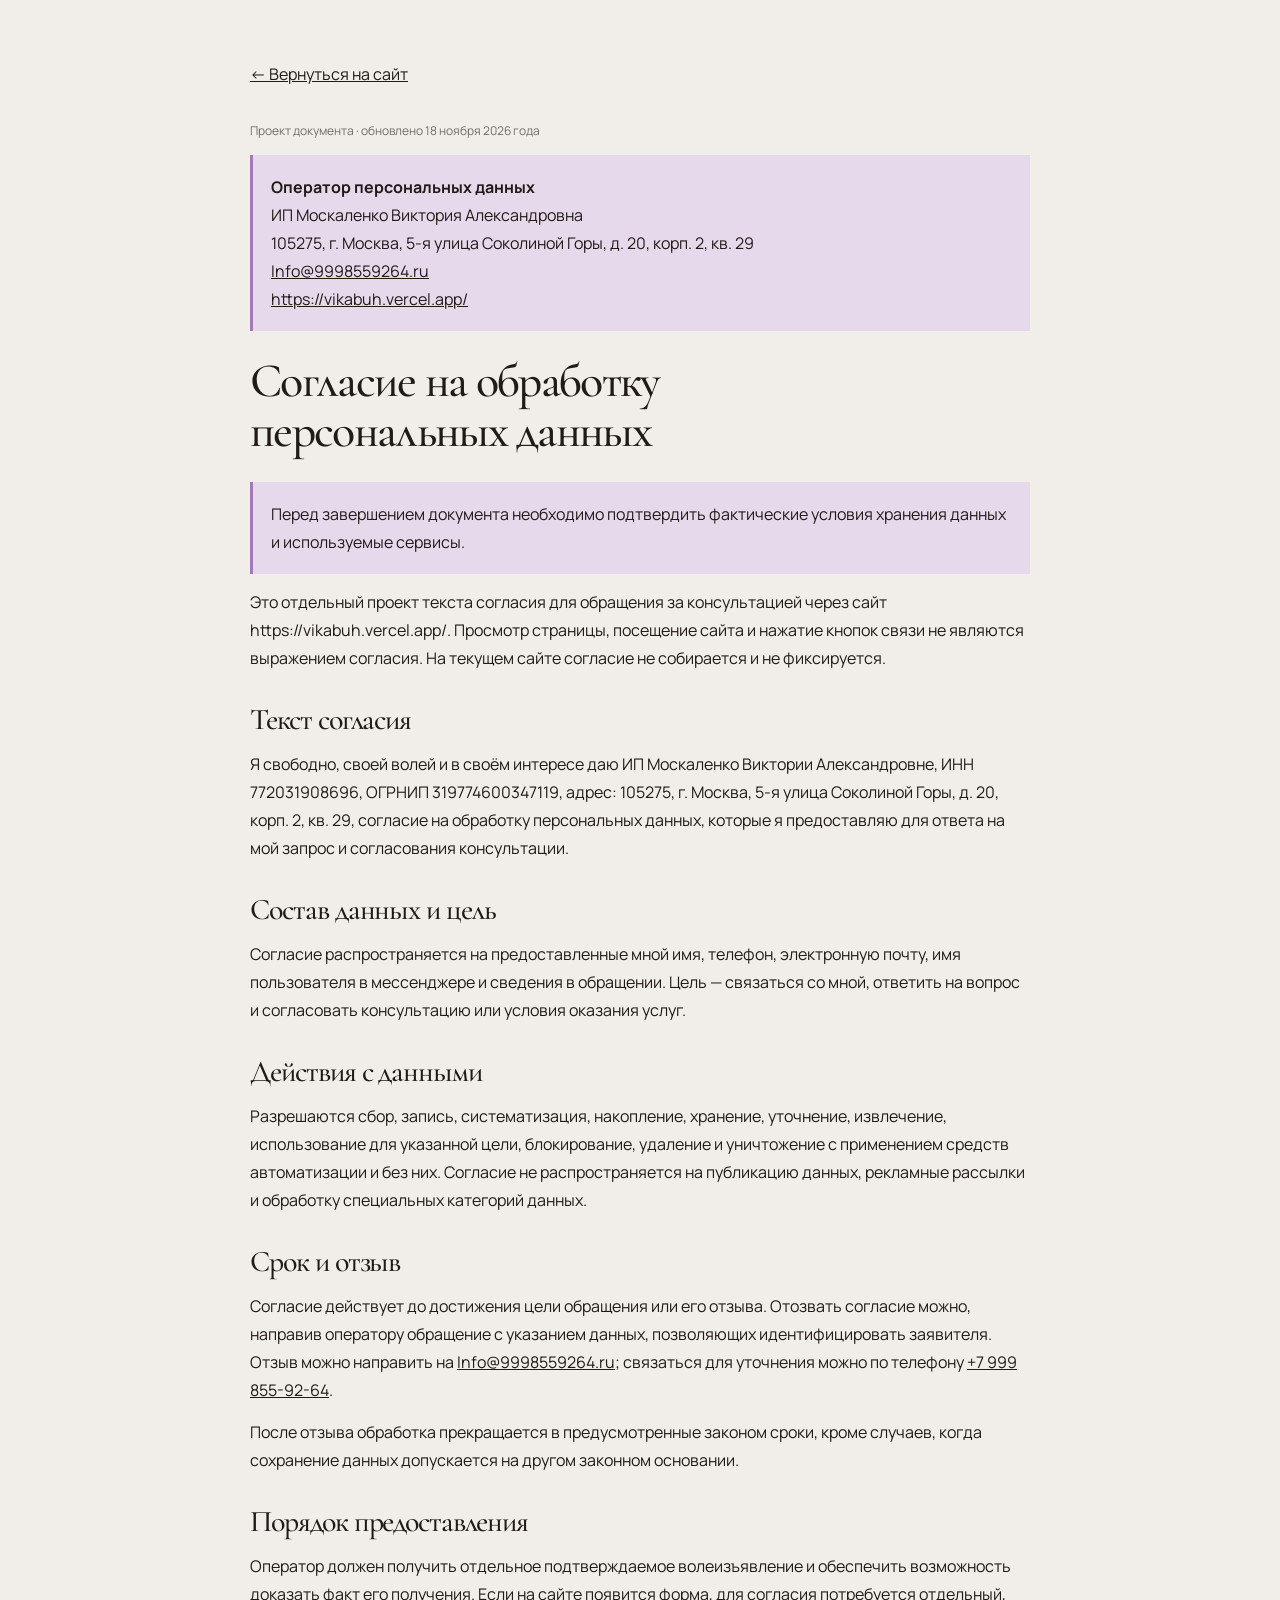
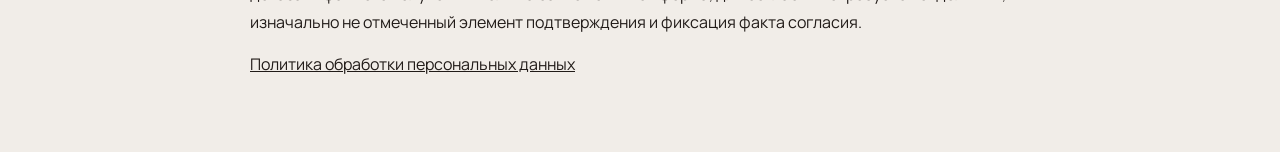
<file: consent.html>
<!doctype html><html lang="ru"><head><meta charset="utf-8"><meta name="viewport" content="width=device-width,initial-scale=1"><meta name="robots" content="noindex"><title>Согласие на обработку персональных данных — Виктория Москаленко</title><link rel="stylesheet" href="styles.css?v=20261110-r127"><link href="https://fonts.googleapis.com/css2?family=Cormorant+Garamond:wght@400;500;600&family=Manrope:wght@400;500;600;700&display=swap" rel="stylesheet"></head><body><main class="legal shell"><a href="index.html#footer">← Вернуться на сайт</a><p class="legal-edition">Проект документа · обновлено 18 ноября 2026 года</p><div class="legal-note"><strong>Оператор персональных данных</strong><br>ИП Москаленко Виктория Александровна<br>105275, г. Москва, 5-я улица Соколиной Горы, д. 20, корп. 2, кв. 29<br><a href="mailto:Info@9998559264.ru">Info@9998559264.ru</a><br><a href="https://vikabuh.vercel.app/">https://vikabuh.vercel.app/</a></div><h1>Согласие на обработку персональных данных</h1><p class="legal-note">Перед завершением документа необходимо подтвердить фактические условия хранения данных и используемые сервисы.</p><p>Это отдельный проект текста согласия для обращения за консультацией через сайт https://vikabuh.vercel.app/. Просмотр страницы, посещение сайта и нажатие кнопок связи не являются выражением согласия. На текущем сайте согласие не собирается и не фиксируется.</p><h2>Текст согласия</h2><p>Я свободно, своей волей и в своём интересе даю ИП Москаленко Виктории Александровне, ИНН 772031908696, ОГРНИП 319774600347119, адрес: 105275, г. Москва, 5-я улица Соколиной Горы, д. 20, корп. 2, кв. 29, согласие на обработку персональных данных, которые я предоставляю для ответа на мой запрос и согласования консультации.</p><h2>Состав данных и цель</h2><p>Согласие распространяется на предоставленные мной имя, телефон, электронную почту, имя пользователя в мессенджере и сведения в обращении. Цель — связаться со мной, ответить на вопрос и согласовать консультацию или условия оказания услуг.</p><h2>Действия с данными</h2><p>Разрешаются сбор, запись, систематизация, накопление, хранение, уточнение, извлечение, использование для указанной цели, блокирование, удаление и уничтожение с применением средств автоматизации и без них. Согласие не распространяется на публикацию данных, рекламные рассылки и обработку специальных категорий данных.</p><h2>Срок и отзыв</h2><p>Согласие действует до достижения цели обращения или его отзыва. Отозвать согласие можно, направив оператору обращение с указанием данных, позволяющих идентифицировать заявителя. Отзыв можно направить на <a href="mailto:Info@9998559264.ru">Info@9998559264.ru</a>; связаться для уточнения можно по телефону <a href="tel:+79998559264">+7 999 855-92-64</a>.</p><p>После отзыва обработка прекращается в предусмотренные законом сроки, кроме случаев, когда сохранение данных допускается на другом законном основании.</p><h2>Порядок предоставления</h2><p>Оператор должен получить отдельное подтверждаемое волеизъявление и обеспечить возможность доказать факт его получения. Если на сайте появится форма, для согласия потребуется отдельный, изначально не отмеченный элемент подтверждения и фиксация факта согласия.</p><p><a href="privacy.html">Политика обработки персональных данных</a></p></main></body></html>
</file>
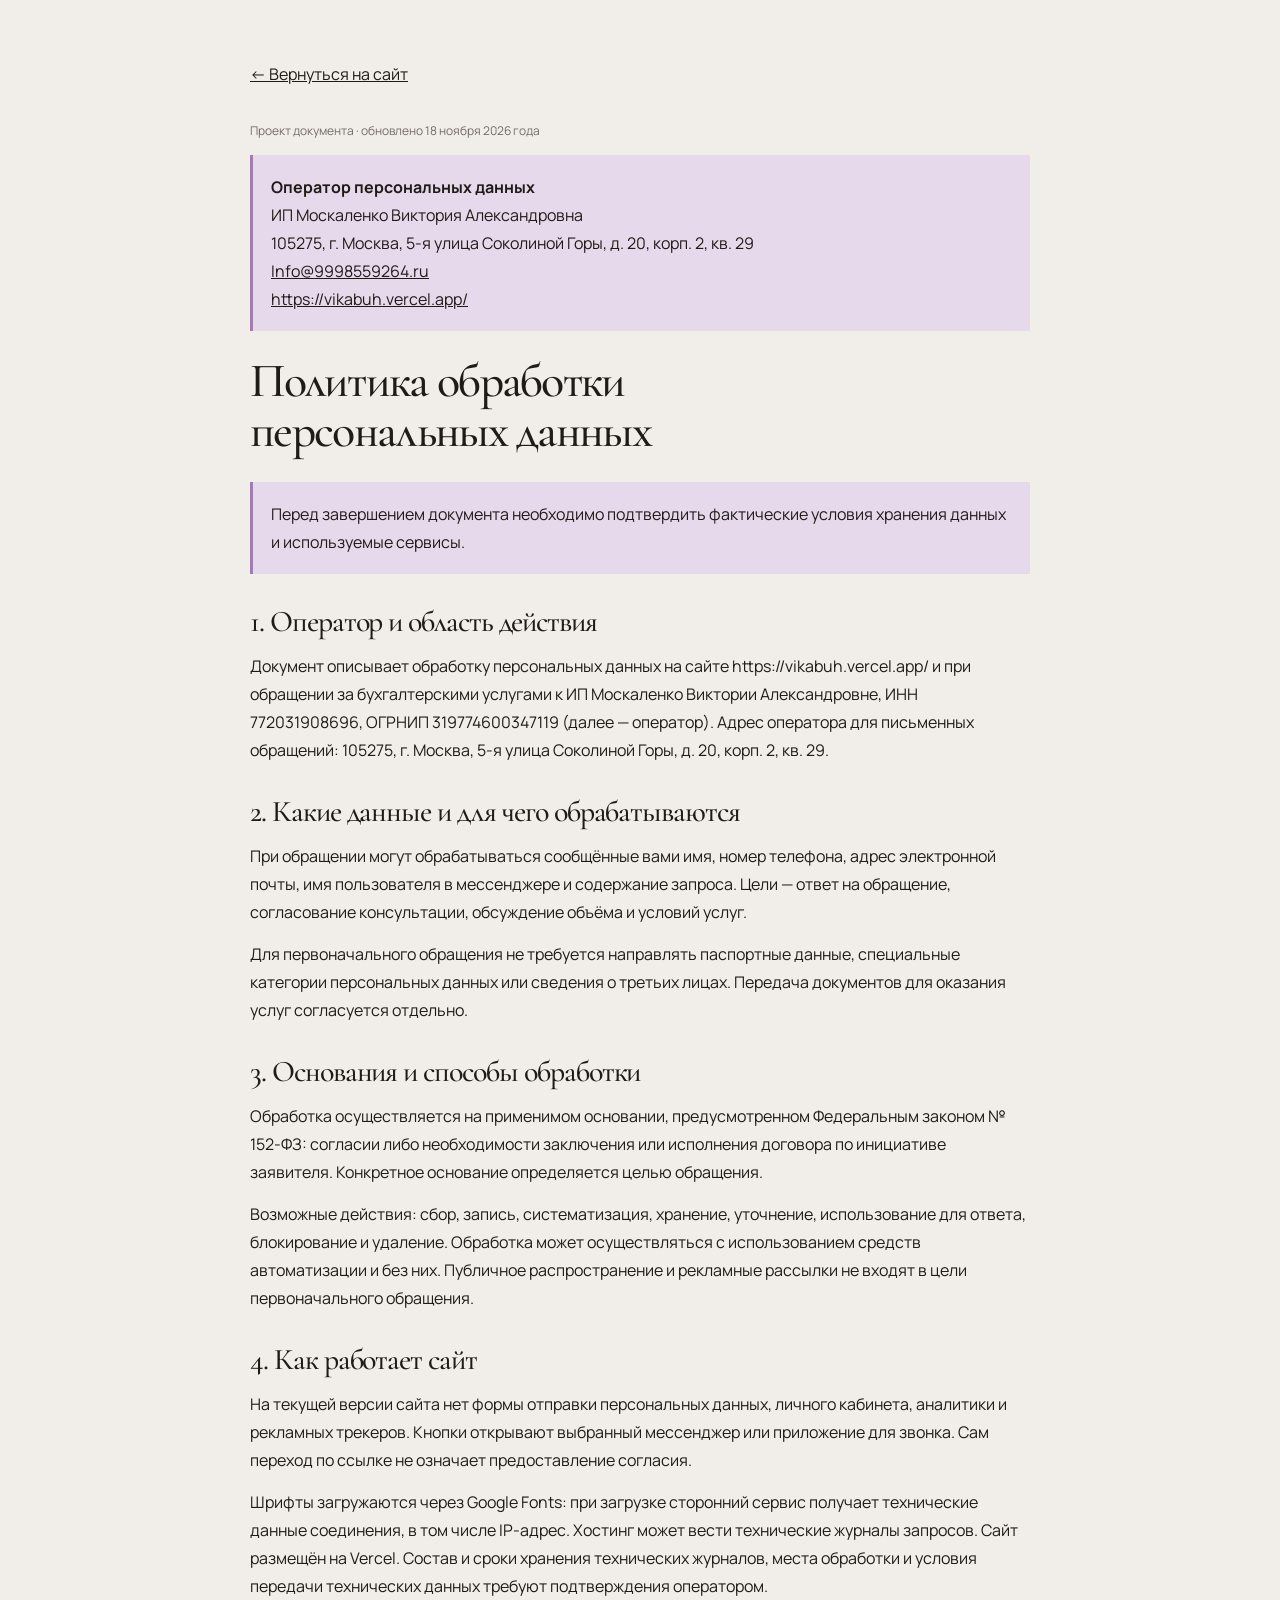
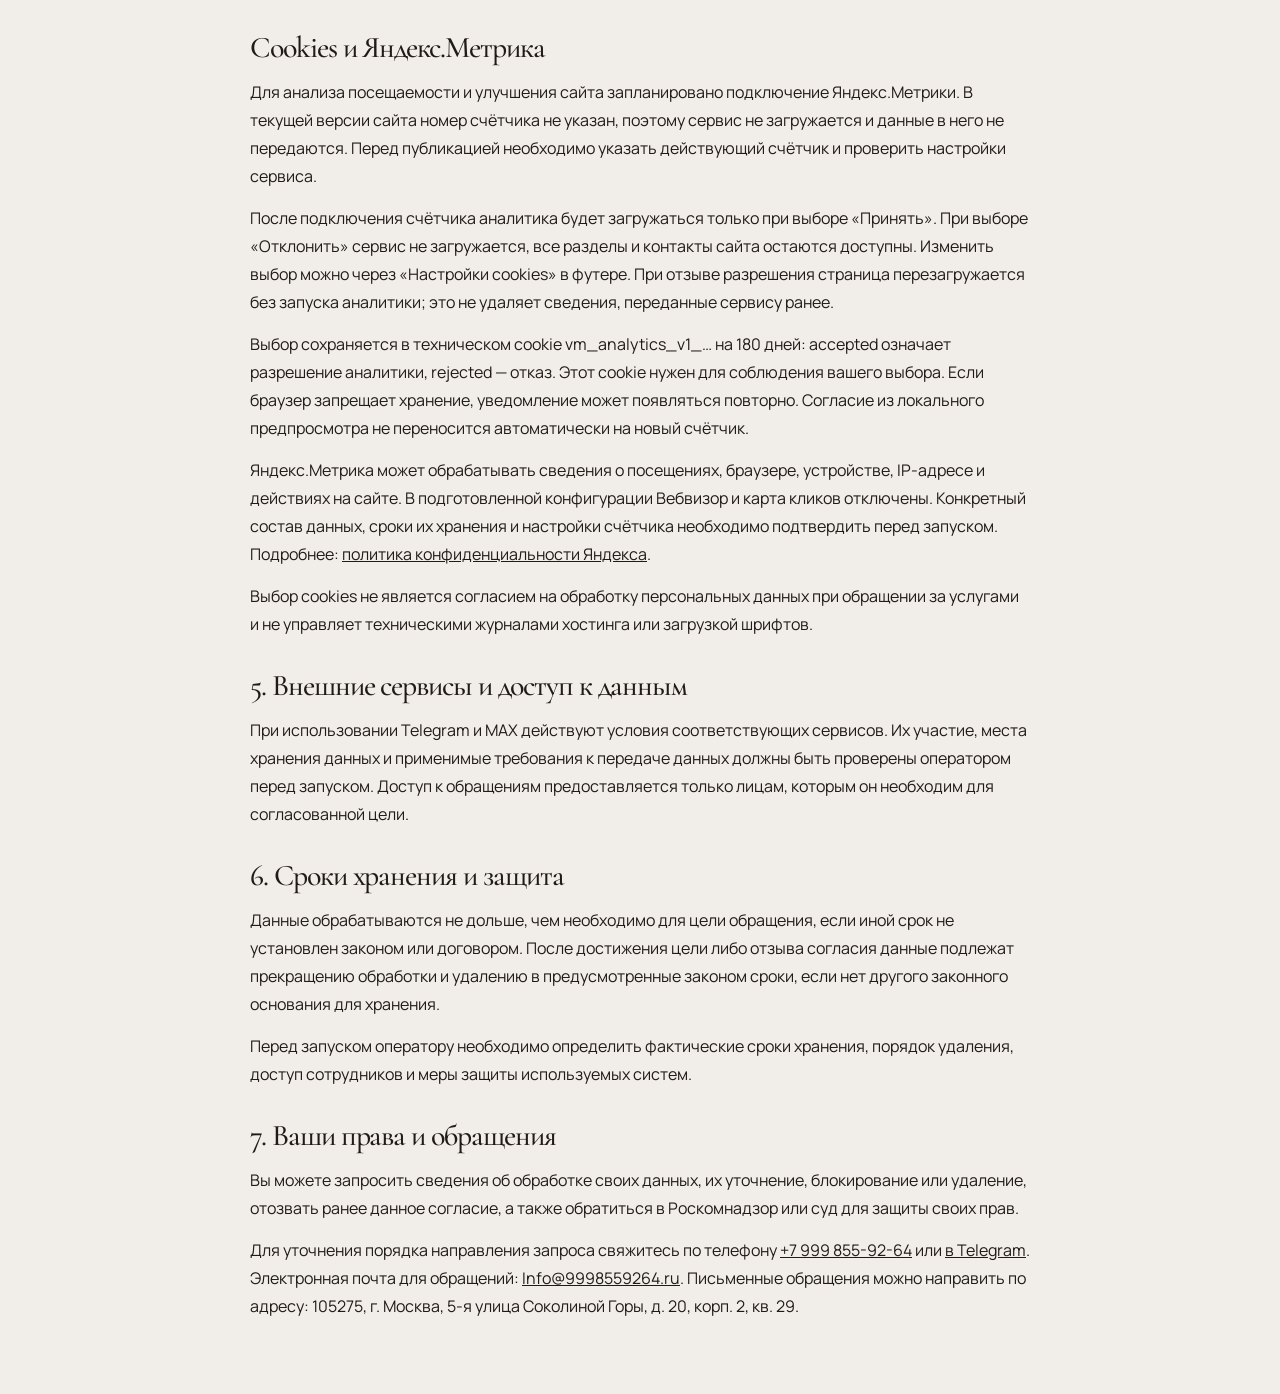
<file: privacy.html>
<!doctype html><html lang="ru"><head><meta charset="utf-8"><meta name="viewport" content="width=device-width,initial-scale=1"><meta name="robots" content="noindex"><title>Политика обработки персональных данных — Виктория Москаленко</title><link rel="stylesheet" href="styles.css?v=20261110-r127"><link href="https://fonts.googleapis.com/css2?family=Cormorant+Garamond:wght@400;500;600&family=Manrope:wght@400;500;600;700&display=swap" rel="stylesheet"></head><body><main class="legal shell"><a href="index.html#footer">← Вернуться на сайт</a><p class="legal-edition">Проект документа · обновлено 18 ноября 2026 года</p><div class="legal-note"><strong>Оператор персональных данных</strong><br>ИП Москаленко Виктория Александровна<br>105275, г. Москва, 5-я улица Соколиной Горы, д. 20, корп. 2, кв. 29<br><a href="mailto:Info@9998559264.ru">Info@9998559264.ru</a><br><a href="https://vikabuh.vercel.app/">https://vikabuh.vercel.app/</a></div><h1>Политика обработки персональных данных</h1><p class="legal-note">Перед завершением документа необходимо подтвердить фактические условия хранения данных и используемые сервисы.</p><h2>1. Оператор и область действия</h2><p>Документ описывает обработку персональных данных на сайте https://vikabuh.vercel.app/ и при обращении за бухгалтерскими услугами к ИП Москаленко Виктории Александровне, ИНН 772031908696, ОГРНИП 319774600347119 (далее — оператор). Адрес оператора для письменных обращений: 105275, г. Москва, 5-я улица Соколиной Горы, д. 20, корп. 2, кв. 29.</p><h2>2. Какие данные и для чего обрабатываются</h2><p>При обращении могут обрабатываться сообщённые вами имя, номер телефона, адрес электронной почты, имя пользователя в мессенджере и содержание запроса. Цели — ответ на обращение, согласование консультации, обсуждение объёма и условий услуг.</p><p>Для первоначального обращения не требуется направлять паспортные данные, специальные категории персональных данных или сведения о третьих лицах. Передача документов для оказания услуг согласуется отдельно.</p><h2>3. Основания и способы обработки</h2><p>Обработка осуществляется на применимом основании, предусмотренном Федеральным законом № 152-ФЗ: согласии либо необходимости заключения или исполнения договора по инициативе заявителя. Конкретное основание определяется целью обращения.</p><p>Возможные действия: сбор, запись, систематизация, хранение, уточнение, использование для ответа, блокирование и удаление. Обработка может осуществляться с использованием средств автоматизации и без них. Публичное распространение и рекламные рассылки не входят в цели первоначального обращения.</p><h2>4. Как работает сайт</h2><p>На текущей версии сайта нет формы отправки персональных данных, личного кабинета, аналитики и рекламных трекеров. Кнопки открывают выбранный мессенджер или приложение для звонка. Сам переход по ссылке не означает предоставление согласия.</p><p>Шрифты загружаются через Google Fonts: при загрузке сторонний сервис получает технические данные соединения, в том числе IP-адрес. Хостинг может вести технические журналы запросов. Сайт размещён на Vercel. Состав и сроки хранения технических журналов, места обработки и условия передачи технических данных требуют подтверждения оператором.</p><h2 id="cookies">Cookies и Яндекс.Метрика</h2><p>Для анализа посещаемости и улучшения сайта запланировано подключение Яндекс.Метрики. В текущей версии сайта номер счётчика не указан, поэтому сервис не загружается и данные в него не передаются. Перед публикацией необходимо указать действующий счётчик и проверить настройки сервиса.</p><p>После подключения счётчика аналитика будет загружаться только при выборе «Принять». При выборе «Отклонить» сервис не загружается, все разделы и контакты сайта остаются доступны. Изменить выбор можно через «Настройки cookies» в футере. При отзыве разрешения страница перезагружается без запуска аналитики; это не удаляет сведения, переданные сервису ранее.</p><p>Выбор сохраняется в техническом cookie vm_analytics_v1_… на 180 дней: accepted означает разрешение аналитики, rejected — отказ. Этот cookie нужен для соблюдения вашего выбора. Если браузер запрещает хранение, уведомление может появляться повторно. Согласие из локального предпросмотра не переносится автоматически на новый счётчик.</p><p>Яндекс.Метрика может обрабатывать сведения о посещениях, браузере, устройстве, IP-адресе и действиях на сайте. В подготовленной конфигурации Вебвизор и карта кликов отключены. Конкретный состав данных, сроки их хранения и настройки счётчика необходимо подтвердить перед запуском. Подробнее: <a href="https://yandex.ru/legal/confidential/" target="_blank" rel="noopener noreferrer">политика конфиденциальности Яндекса</a>.</p><p>Выбор cookies не является согласием на обработку персональных данных при обращении за услугами и не управляет техническими журналами хостинга или загрузкой шрифтов.</p><h2>5. Внешние сервисы и доступ к данным</h2><p>При использовании Telegram и MAX действуют условия соответствующих сервисов. Их участие, места хранения данных и применимые требования к передаче данных должны быть проверены оператором перед запуском. Доступ к обращениям предоставляется только лицам, которым он необходим для согласованной цели.</p><h2>6. Сроки хранения и защита</h2><p>Данные обрабатываются не дольше, чем необходимо для цели обращения, если иной срок не установлен законом или договором. После достижения цели либо отзыва согласия данные подлежат прекращению обработки и удалению в предусмотренные законом сроки, если нет другого законного основания для хранения.</p><p>Перед запуском оператору необходимо определить фактические сроки хранения, порядок удаления, доступ сотрудников и меры защиты используемых систем.</p><h2>7. Ваши права и обращения</h2><p>Вы можете запросить сведения об обработке своих данных, их уточнение, блокирование или удаление, отозвать ранее данное согласие, а также обратиться в Роскомнадзор или суд для защиты своих прав.</p><p>Для уточнения порядка направления запроса свяжитесь по телефону <a href="tel:+79998559264">+7 999 855-92-64</a> или <a href="https://t.me/va9998559264">в Telegram</a>. Электронная почта для обращений: <a href="mailto:Info@9998559264.ru">Info@9998559264.ru</a>. Письменные обращения можно направить по адресу: 105275, г. Москва, 5-я улица Соколиной Горы, д. 20, корп. 2, кв. 29.</p></main></body></html>
</file>
<file: styles.css>
:root{--ink:#211b18;--cream:#f1ede8;--lavender:#dfb9f4;--sage:#dde7b9;--muted:#746c66;--serif:'Cormorant Garamond',Georgia,serif;--sans:'Manrope',Arial,sans-serif}*{box-sizing:border-box}html{scroll-behavior:smooth;scroll-padding-top:24px}body{margin:0;background:var(--cream);color:var(--ink);font-family:var(--sans);font-size:15px;line-height:1.5}a{color:inherit;text-decoration:none}button{font:inherit;color:inherit;cursor:pointer}svg{width:24px;height:24px;fill:none;stroke:currentColor;stroke-width:1.4;stroke-linecap:round;stroke-linejoin:round;flex-shrink:0}img{display:block;max-width:100%}h1,h2,h3,p{margin:0}h1,h2,h3{font-weight:500}h1,h2{font-family:var(--serif);line-height:.91;letter-spacing:-.035em}h2{font-size:clamp(38px,4.2vw,60px)}[hidden]{display:none!important}.symbols{position:absolute;width:0;height:0;overflow:hidden}.shell{width:min(1180px,90%);margin-inline:auto}.eyebrow{text-transform:uppercase;font-size:10px;letter-spacing:.27em;margin-bottom:10px}.button{display:inline-flex;align-items:center;justify-content:center;gap:24px;min-height:48px;padding:12px 23px;border-radius:30px;font-size:12px;font-weight:500;white-space:nowrap;transition:background .2s,transform .2s;border:1px solid transparent}.button:hover{transform:translateY(-2px)}.button svg{width:20px;height:20px}.small{min-height:40px;padding:9px 18px;font-size:10px;gap:14px}.lavender{background:var(--lavender);color:var(--ink)}.lavender:hover{background:#ebcfff}.sage{background:var(--sage);color:var(--ink)}.white{background:#fff9;color:var(--ink)}.plum{background:#563664;color:#fff}.outline{border-color:#c4b7ac85;color:var(--cream);background:#241e1930}.outline:hover{background:#ffffff16}.circle{border:1px solid #9f8f814d;border-radius:50%;width:47px;height:47px;display:inline-flex;align-items:center;justify-content:center;flex-shrink:0}.circle svg{width:22px;height:22px}.circle.lavender,.circle.white,.circle.plum{border-color:transparent}.actions{display:flex;gap:12px;flex-wrap:wrap}.skip{position:fixed;top:-80px;left:20px;z-index:100;padding:12px;background:var(--lavender)}.skip:focus{top:10px}:focus-visible{outline:3px solid #a379b8;outline-offset:5px}
.hero-wrap{position:relative;background:#211b18;color:var(--cream);overflow:clip;min-height:650px}.hero-back{position:absolute;inset:0;background:linear-gradient(90deg,#211b18bd,#211b18d9 45%,#211b1830),url('assets/optimized/svc-keeping.webp') left center/cover;opacity:.7}.hero-photo{position:absolute;width:60%;height:100%;right:0;top:0;object-fit:cover;object-position:center 34%;mask-image:linear-gradient(90deg,transparent,#000 24%)}.header{height:100px;display:flex;align-items:center;justify-content:space-between;gap:24px;position:relative;z-index:5}.brand{display:flex;gap:14px;align-items:center;font-size:12px;line-height:1.25;flex-shrink:0}.brand small{display:block;font-size:7px;letter-spacing:.1em;text-transform:uppercase;margin-top:6px;color:#d1c7bc}.monogram{position:relative;font-family:Georgia,serif;font-size:47px;line-height:1;width:65px;height:62px;letter-spacing:-7px;font-weight:400}.monogram span{position:absolute;left:22px;top:16px;font-size:42px}.desktop-nav{display:flex;gap:25px;font-size:11px}.desktop-nav a:hover{color:var(--lavender)}.header-actions{display:flex;gap:12px;align-items:center}.menu-toggle{width:40px;height:40px;flex-direction:column;gap:5px;background:#1f191a30;color:#fff}.menu-toggle span{width:15px;height:1px;background:currentColor}.menu{position:absolute;right:0;top:82px;padding:20px;background:#2a221f;border:1px solid #69594d;border-radius:12px;min-width:230px;box-shadow:0 18px 60px #0008}.menu a{display:block;padding:12px;border-bottom:1px solid #ffffff12;font-size:14px}.hero{position:relative;min-height:550px;display:flex;align-items:center;padding:32px 0 45px}.hero-copy{position:relative;z-index:2}.hero h1{font-size:clamp(80px,8.6vw,122px);margin:12px 0 18px;line-height:.83;font-weight:500;letter-spacing:-.035em}.hero h1 span{color:var(--lavender)}.hero-lead{font-size:22px;line-height:1.35;margin-bottom:26px}.hero .eyebrow{font-size:10px;letter-spacing:.24em}.hero-proof{display:flex;align-items:center;gap:15px;margin-top:27px}.hero-proof strong{display:block;font-size:23px;font-weight:500;line-height:1.2}.hero-proof span{display:block;font-size:11px}.hero-proof i{height:30px;width:1px;background:#cbbeb43d;margin:0 8px}.proof-seal{border:1px solid #b7aa94;border-radius:50%;width:48px;height:48px;display:grid!important;place-items:center;color:var(--sage)}.proof-seal svg{width:30px;height:30px}.hero-note{position:absolute;right:0;top:40px;text-shadow:0 2px 8px #000}.hero-tags{position:absolute;right:0;top:210px;margin:0;padding:15px 20px;list-style:none;background:#2b211b80;backdrop-filter:blur(14px);border:1px solid #ffffff21;border-radius:10px;font-size:11px;text-transform:uppercase;line-height:2.4}
.services{padding-top:32px;padding-bottom:22px}.section-heading{display:flex;align-items:center;justify-content:space-between;gap:20px;margin-bottom:24px}.section-aside{display:flex;gap:35px;align-items:center;font-size:12px;line-height:1.45}.service-grid{display:grid;grid-template-columns:1.05fr .69fr .69fr;grid-template-rows:255px 205px;gap:18px}.service{position:relative;isolation:isolate;border-radius:9px;overflow:hidden;padding:25px;display:block;transition:transform .2s}.service:hover{transform:translateY(-3px)}.service img{position:absolute;inset:0;width:100%;height:100%;object-fit:cover;z-index:-2;transition:transform .5s}.service:hover img{transform:scale(1.035)}.service>div{position:relative}.service h3{font-size:24px;line-height:1.05;letter-spacing:-.025em}.service p{font-size:12px;line-height:1.45;margin-top:12px}.service .circle{width:38px;height:38px;margin-top:18px}.keeping{grid-row:1/3;color:var(--cream)}.keeping img{object-position:62% center}.keeping:before{content:'';position:absolute;inset:0;z-index:-1;background:linear-gradient(120deg,#1f1818ee 0%,#1f181896 35%,transparent 65%)}.keeping h3{font-family:var(--serif);font-size:46px}.keeping .circle{margin-top:28px;background:#694476}.taxes{background:var(--sage)}.taxes:before,.restore:before{content:'';position:absolute;inset:0;z-index:-1;background:linear-gradient(120deg,#dde7b9e8,transparent 85%)}.restore:before{background:linear-gradient(120deg,#e5c4f9e8,transparent 85%)}.taxes img,.restore img{object-position:center}.consult{grid-column:2/4}.consult:before{content:'';position:absolute;inset:0;background:linear-gradient(90deg,#e7dfd5ed,transparent 85%);z-index:-1}.consult h3{font-family:var(--serif);font-size:38px}.consult img{object-position:center 55%}
.about{position:relative;background:#231c17;color:var(--cream);margin-top:0;isolation:isolate}.about-background{position:absolute;inset:0;background:linear-gradient(90deg,#1d1814e8 0%,#201a17bf 42%,#201a1720 80%),url('assets/optimized/office-bg.webp') right center/auto 135%;z-index:-1}.about-inner{position:relative;padding-top:40px;padding-bottom:45px}.about-copy{width:48%;position:relative;z-index:2}.about h2{font-size:66px}.about-lead{font-size:22px;line-height:1.25;margin:15px 0}.about-description{max-width:395px;font-size:15px;margin-bottom:24px;line-height:1.55}.about .button{font-size:11px;padding:10px 20px;gap:15px;min-height:44px}.facts{display:grid;grid-template-columns:1fr 1fr;gap:12px;max-width:445px;margin-top:24px}.facts>div{display:flex;align-items:center;gap:16px;background:#57463b40;border:1px solid #b4a18816;border-radius:7px;padding:16px 17px;min-height:80px}.facts svg{color:var(--sage);width:33px;height:33px}.facts p{font-size:12px;line-height:1.45}.about-person{position:absolute;height:740px;width:auto;max-width:none;bottom:-76px;left:55%;z-index:3;filter:drop-shadow(0 18px 18px #120c142e)}.about-note{position:absolute;right:0;top:50px;font-size:31px;text-align:center;color:#eee4d7}.benefits{padding-top:34px;padding-bottom:32px}.benefits h2{font-size:48px}.benefit-grid{display:grid;grid-template-columns:repeat(4,1fr);margin-top:22px;gap:22px}.benefit-grid>div{display:flex;align-items:flex-start;gap:14px;border-right:1px solid #a99c8f3b;padding-right:16px}.benefit-grid>div:last-child{border:0}.icon{display:flex;align-items:center;justify-content:center;width:47px;height:47px;border-radius:50%;flex-shrink:0}.icon svg{width:29px;height:29px}.benefit-grid h3{font-size:13px;line-height:1.3;font-weight:600}.benefit-grid p{font-size:11px;margin-top:9px;line-height:1.45}
.practice{padding-top:0;padding-bottom:27px}.practice-card{background:var(--ink);color:var(--cream);border-radius:12px;overflow:hidden;position:relative;isolation:isolate;display:grid;grid-template-columns:1.1fr 1fr .5fr;padding:27px 30px;gap:35px;min-height:260px}.practice h2{font-size:44px}.practice-copy>p:not(.eyebrow){font-size:12px;margin:12px 0}.practice .button{min-height:36px;padding:7px 17px;font-size:10px}.practice-result{border-left:1px solid #bfb29b66;padding:2px 0 0 28px}.practice-result>span{font-size:10px;color:#d5c8bd}.practice-result p{font-size:20px;line-height:1.2;margin:3px 0 15px}.practice-result b{font-size:10px;font-weight:500;display:inline-block;padding:7px 12px;border-radius:20px}.practice-image{position:absolute;inset:0 0 0 43%;background:linear-gradient(90deg,#211b18,#211b18ad 35%,#211b180a),url('assets/optimized/svc-consult.webp') center/cover;z-index:-1}.reviews{display:grid;grid-template-columns:1fr 1.8fr;gap:40px;padding-bottom:24px}.reviews h2{font-size:47px}.review-rating{color:#654273;font-size:16px;letter-spacing:2px;margin-top:22px}.review-rating span{display:block;color:var(--muted);font-size:10px;letter-spacing:0;margin-top:5px}.review-controls{display:flex;gap:10px;margin-top:20px}.review-controls button{background:transparent;width:38px;height:38px}.review-controls button:hover{background:var(--lavender)}.flip{transform:rotate(180deg)}.review-track{display:grid;grid-template-columns:repeat(2,minmax(0,1fr));gap:14px}.review{position:relative;padding:25px 23px 19px 42px;background:#f9f6f180;border:1px solid #fff9;border-radius:9px;display:flex;flex-direction:column;min-height:260px}.quote{position:absolute;top:9px;left:13px;color:#a17db2;font-size:53px;font-family:Georgia,serif;line-height:1}.review blockquote{margin:0 0 21px;font-size:12px;line-height:1.5;flex:1}.review-author{display:flex;gap:9px;align-items:center}.avatar{display:grid;place-items:center;width:32px;height:32px;flex-shrink:0;border-radius:50%;background:#dbc9e6;font-family:var(--serif);font-size:22px}.avatar.sage{background:var(--sage)}.review-author strong{display:block;font-size:11px;font-weight:600}.review-author div>span{display:block;font-size:8px;color:var(--muted);margin-top:2px}.review>a{font-size:9px;color:#65536c;margin-top:13px;text-decoration:underline;text-underline-offset:3px}.review-status{text-align:center;font-size:10px;letter-spacing:.16em;color:var(--muted);margin-top:12px}.contact{position:relative;z-index:2}.contact-bar{padding:26px 30px;background:linear-gradient(120deg,#352a25,#211b18);border:1px solid #786756;border-radius:12px;color:var(--cream);display:flex;align-items:center;justify-content:space-between;gap:20px;box-shadow:0 15px 25px #211b1826}.contact h2{font-size:41px}.contact h2 a{display:flex;align-items:center;gap:25px}.contact h2 .circle{width:65px;height:65px}.contact h2 svg{width:28px;height:28px}.contact .eyebrow{font-size:9px;margin-bottom:5px}.contact-links{display:flex;gap:14px;align-items:center}.contact-links p{font-size:10px;padding-left:12px;border-left:1px solid #8b7a654a}.contact-links .circle:hover{color:var(--lavender)}.footer{background:var(--ink);color:var(--cream);margin-top:-48px;padding:80px 0 28px}.footer-inner{display:flex;justify-content:space-between;align-items:center;gap:25px}.footer-contact,.footer-details{display:flex;flex-direction:column;gap:5px;font-size:10px}.footer-details{color:#c2b6ad;font-size:9px}.footer-details a{text-decoration:underline;text-underline-offset:4px}.footer .brand{font-size:11px}.footer .monogram{font-size:42px;height:54px;width:60px}.footer .monogram span{font-size:36px}.legal{max-width:780px;padding:60px 0;min-height:80vh}.legal h1{font-family:var(--serif);font-size:50px;margin:25px 0}.legal h2{font-size:30px;margin:30px 0 12px}.legal p{margin-bottom:14px}.legal a{text-decoration:underline}
@media(min-width:1500px){.hero-wrap{min-height:700px}.hero{min-height:600px}.hero-photo{width:59%;object-position:center 36%}}
@media(max-width:1100px){.desktop-nav{gap:15px;font-size:10px}.header-actions .small{display:none}.hero-wrap{min-height:600px}.hero{min-height:500px}.hero h1{font-size:100px}.hero-note{right:-2%;font-size:23px}.hero-tags{right:-2%;font-size:9px;padding:10px 15px}.hero-copy{max-width:58%}.hero-lead{font-size:20px}.hero .button{font-size:11px;padding:11px 16px;gap:14px}.service-grid{grid-template-rows:245px 200px;gap:14px}.service{padding:22px}.service h3{font-size:22px}.keeping h3{font-size:41px}.consult h3{font-size:34px}.about h2{font-size:60px}.about-copy{width:51%}.about-person{left:57%;height:695px;bottom:-60px}.about-note{right:-1%;font-size:24px}.facts>div{padding:12px;gap:10px}.benefit-grid{gap:12px}.benefit-grid>div{gap:9px;padding-right:8px}.icon{width:38px;height:38px}.benefit-grid h3{font-size:12px}.benefit-grid p{font-size:10px}.contact h2{font-size:33px}.contact h2 a{gap:16px}.contact-links p{display:none}.reviews{gap:25px}.reviews h2{font-size:42px}.review{padding-right:16px}}
@media(max-width:700px){.shell{width:90%}.header{height:83px;gap:12px}.brand{font-size:10px;gap:8px}.brand small{font-size:6px}.monogram{font-size:37px;width:52px;height:48px}.monogram span{font-size:33px;left:18px;top:12px}.desktop-nav{display:none}.menu{top:70px}.hero-wrap{min-height:830px}.hero{min-height:747px;align-items:flex-start;padding-top:18px;padding-bottom:24px}.hero-photo{width:100%;height:530px;top:auto;bottom:0;object-position:center 38%;mask-image:linear-gradient(180deg,transparent,#000 26%);opacity:.92}.hero-back{background:linear-gradient(180deg,#211b18,#211b18aa),url('assets/optimized/svc-keeping.webp') center/cover}.hero-copy{max-width:100%;width:100%;z-index:2}.hero .eyebrow{font-size:8px;letter-spacing:.2em}.hero h1{font-size:83px;line-height:.84;margin-top:17px;margin-bottom:17px}.hero-lead{font-size:17px;margin-bottom:18px}.hero .actions{gap:8px}.hero .button{font-size:10px;min-height:44px;padding:10px 15px;gap:12px}.hero-proof{position:absolute;top:633px;left:0;right:0;background:#211b18a8;backdrop-filter:blur(10px);border:1px solid #ffffff20;border-radius:9px;padding:13px 15px;margin:0;gap:12px}.hero-proof strong{font-size:20px}.hero-proof span{font-size:9px}.hero-proof i{margin:0 5px}.proof-seal{width:39px;height:39px}.hero-note{font-size:23px;top:337px;right:0;line-height:1.1}.hero-tags{display:none}.services{padding-top:27px;padding-bottom:20px}.section-heading{align-items:flex-start;margin-bottom:20px}.section-heading h2{font-size:37px}.section-aside{display:none}.eyebrow{font-size:8px;margin-bottom:9px;letter-spacing:.24em}.service-grid{grid-template-columns:1fr 1fr;grid-template-rows:310px 240px 200px;gap:12px}.service{padding:20px}.keeping{grid-row:auto;grid-column:1/3}.keeping img{object-position:center 60%}.keeping:before{background:linear-gradient(90deg,#211b18db,#211b1850 70%,transparent)}.keeping h3{font-size:42px}.keeping .circle{margin-top:20px}.taxes{grid-column:1}.restore{grid-column:2}.service h3{font-size:20px}.keeping h3{font-size:42px}.service p{font-size:11px}.service .circle{margin-top:15px;width:36px;height:36px}.taxes img,.restore img{object-position:54% center}.taxes:before{background:linear-gradient(135deg,#dde7b9f5,#dde7b959)}.restore:before{background:linear-gradient(135deg,#e5c4f9f5,#e5c4f955)}.consult{grid-column:1/3}.consult h3{font-size:34px}.about-inner{padding-top:30px}.about-copy{width:100%}.about h2{font-size:54px}.about-lead{font-size:19px;margin:14px 0}.about-description{font-size:13px;max-width:340px}.about .actions{gap:8px}.about .button{font-size:10px;padding:10px 16px}.facts{max-width:none;gap:10px;margin-top:22px}.facts>div{padding:12px;min-height:73px}.facts svg{width:27px;height:27px}.facts p{font-size:10px}.about-person{height:555px;left:34%;bottom:-48px}.about-note{top:555px;left:4%;right:auto;font-size:27px}.about-background{background:linear-gradient(180deg,#211b18f5 0%,#211b18e5 44%,#211b1870 75%),url('assets/optimized/office-bg.webp') center bottom/auto 68%;background-repeat:no-repeat}.benefits{padding-top:65px;padding-bottom:28px}.benefits h2{font-size:39px}.benefit-grid{grid-template-columns:1fr 1fr;gap:23px 14px;margin-top:23px}.benefit-grid>div{border:0;padding:0;gap:10px}.benefit-grid h3{font-size:11px}.benefit-grid p{font-size:10px}.icon{width:35px;height:35px}.icon svg{width:23px;height:23px}.practice{padding-bottom:26px}.practice-card{grid-template-columns:1fr;gap:24px;padding:24px;min-height:415px}.practice h2{font-size:41px}.practice-result{margin-left:0;padding:0 0 0 15px;max-width:250px}.practice-result p{font-size:17px;display:inline-block;margin:3px 0 12px}.practice-result>span{display:block}.practice-result b{display:block;width:max-content}.practice-image{inset:0;background:linear-gradient(90deg,#211b18f5,#211b18bd 45%,#211b1840),url('assets/optimized/svc-consult.webp') 68% center/cover}.reviews{display:block;padding-bottom:22px}.reviews-heading{position:relative;margin-bottom:20px}.reviews h2{font-size:40px}.review-rating{margin-top:15px;font-size:13px}.review-controls{position:absolute;bottom:0;right:0}.review-track{grid-template-columns:1fr}.review{min-height:233px;padding:25px 25px 20px 45px}.review blockquote{font-size:13px}.review-author strong{font-size:12px}.review-author div>span{font-size:10px}.review>a{font-size:10px}.contact-bar{padding:22px;display:block}.contact h2{font-size:31px}.contact h2 a{gap:12px;justify-content:space-between}.contact h2 .circle{width:48px;height:48px}.contact-links{margin-top:20px;gap:10px}.contact-links .circle{width:40px;height:40px}.contact-links p{display:block;font-size:9px}.footer{padding-top:76px}.footer-inner{flex-wrap:wrap;gap:22px}.footer .brand{width:100%}.footer-contact{font-size:10px}.footer-details{font-size:9px}.legal h1{font-size:40px}}
@media(max-width:370px){.hero h1{font-size:73px}.hero .button{padding:9px 11px;font-size:9px;gap:8px}.hero-proof{gap:8px;padding:12px 10px}.hero-proof strong{font-size:17px}.hero-proof span{font-size:8px}.hero-proof i{margin:0}.service{padding:16px}.service h3{font-size:18px}.keeping h3{font-size:38px}.consult h3{font-size:32px}.about .button{padding:9px 11px;font-size:9px}.facts p{font-size:9px}.contact h2{font-size:27px}.about-person{left:30%}.benefit-grid{column-gap:8px}.benefit-grid>div{gap:6px}.benefit-grid h3{font-size:10px}}
@media(prefers-reduced-motion:reduce){html{scroll-behavior:auto}*,*:before,*:after{transition:none!important}}
/* Keep the office atmosphere quiet behind the full-height portrait. */
.about-background{background:linear-gradient(90deg,#211b18d9 0%,#211b18eb 40%,#211b18 58%,#211b18ed 75%,#211b1860 100%),url('assets/optimized/office-bg.webp') right center/auto 135% no-repeat}
@media(max-width:700px){.hero-note{display:none}.restore h3{font-size:clamp(14px,4.1vw,20px);letter-spacing:-.04em}.about-background{background:linear-gradient(180deg,#211b18 0%,#211b18fa 43%,#211b18da 70%,#211b18c9),url('assets/optimized/office-bg.webp') center bottom/auto 68% no-repeat}}
@media(max-width:700px){}
/* Portraits share the real office scene, without unrelated image layers. */
.hero-back{background:var(--ink);opacity:1}
.hero-photo{top:100px;height:calc(100% - 100px);object-position:center 30%;width:58%}
.header{background:var(--ink)}
.about{overflow:hidden;background:#241c17}
.about-inner{padding:48px 0}
.about-office{position:absolute;right:0;top:0;width:56%;height:100%;object-fit:contain;object-position:right center;mask-image:linear-gradient(90deg,transparent,#000 18%)}
.about-copy{width:47%}
.about-description{max-width:490px;font-size:14px;line-height:1.65;margin-bottom:24px}
.about-description p+p{margin-top:14px}
.about .facts{margin-top:24px}
.review-intro{font-size:13px;margin-top:18px;max-width:230px;color:#665b53}
.review-controls{gap:10px;flex-wrap:wrap}
.review-controls .review-nav{display:inline-flex;align-items:center;justify-content:center;gap:10px;width:auto;min-width:105px;height:46px;border:1px solid #9b858f;border-radius:24px;padding:10px 16px;background:transparent;font-size:13px}
.review-controls .review-nav:last-child{background:var(--lavender);border-color:var(--lavender)}
.review-controls .review-nav:hover{background:#d3b0e7}
.review-service{font-size:11px;color:#65536c;border-top:1px solid #d6ccc3;padding-top:14px}
.review-status{font-size:12px;letter-spacing:0;margin-top:16px}
.review blockquote{font-size:14px;line-height:1.65}
.review{min-height:290px}
@media(max-width:1100px) and (min-width:701px){.about-copy{width:49%}.about h2{font-size:53px}.about-office{width:53%;object-fit:cover;object-position:48% center}.about-description{font-size:13px}.reviews{grid-template-columns:1fr 1.65fr}.review-controls .review-nav{min-width:95px;padding:10px 12px}}
@media(max-width:700px){.hero-photo{top:auto;bottom:0;width:100%;height:530px;object-position:center 38%}.about-inner{padding:30px 0}.about-copy{width:100%}.about-description{max-width:none;font-size:14px}.about-office{position:relative;inset:auto;width:100%;height:auto;object-fit:contain;mask-image:none}.about{display:flex;flex-direction:column}.about-inner{order:-1}.about .facts{margin-bottom:0}.benefits{padding-top:32px}.reviews-heading{padding-bottom:65px}.review-controls{left:0;right:auto;bottom:0;margin-top:0}.review-intro{margin-top:14px;max-width:none}.review{min-height:260px}.review-service{font-size:12px}}
/* Consultation-led first screen. */
.hero{min-height:690px;padding:34px 0 40px;align-items:flex-start}
.hero-copy{width:51%;max-width:590px}
.hero h1{font-size:clamp(76px,7.8vw,108px);line-height:.88;margin:18px 0 24px}
.hero-lead{font-size:19px;line-height:1.45;max-width:470px;margin-bottom:21px}
.hero-situations{padding:0;margin:0 0 20px;list-style:none;max-width:460px;font-size:13px;line-height:1.5}
.hero-situations li{position:relative;padding-left:17px;margin-top:10px}
.hero-situations li:before{content:'';position:absolute;left:0;top:8px;width:5px;height:5px;background:var(--lavender);border-radius:50%}
.hero-consultation{max-width:435px;font-size:13px;line-height:1.55;color:#ded3ca;margin-bottom:20px}
.hero .actions{align-items:center;gap:22px}
.hero-services-link{font-size:12px;text-decoration:underline;text-underline-offset:5px;color:#e5dbd2}
.hero-contact-hint{font-size:10px;color:#cbbeb3;margin-top:12px}
.hero-photo{width:54%;object-position:center 30%}
.hero-identity{position:absolute;right:0;bottom:34px;padding:17px 22px;background:#211b18e8;border:1px solid #a0907f40;border-radius:8px;min-width:280px}
.hero-identity strong{display:block;font-family:var(--serif);font-size:29px;font-weight:500;line-height:1.1;margin-bottom:7px}
.hero-identity span{display:block;font-size:11px;line-height:1.7;color:#eaded3}
@media(min-width:701px) and (max-width:1100px){.hero-copy{width:55%;max-width:55%}.hero h1{font-size:79px}.hero-lead{font-size:17px}.hero-situations{font-size:12px}.hero-photo{width:52%}.hero-identity{min-width:235px;padding:14px}.hero-identity strong{font-size:25px}}
@media(max-width:700px){.hero-wrap{min-height:0}.hero{min-height:0;display:block;padding:18px 0 0}.hero-copy{width:100%;max-width:none}.hero h1{font-size:76px;margin:17px 0 21px}.hero-lead{font-size:17px;margin-bottom:18px}.hero-situations{font-size:12px;line-height:1.6;margin-bottom:19px}.hero-consultation{font-size:12px;margin-bottom:19px}.hero .actions{gap:17px}.hero-services-link{font-size:10px}.hero-contact-hint{font-size:9px}.hero-photo{top:auto;bottom:0;width:100%;height:460px;object-position:center 35%;mask-image:linear-gradient(180deg,transparent,#000 20%)}.hero-identity{position:relative;right:auto;bottom:auto;margin:350px 0 24px;min-width:0;padding:16px 19px}.hero-identity strong{font-size:27px}.hero .eyebrow{font-size:8px;letter-spacing:.15em}}
@media(max-width:370px){.hero h1{font-size:66px}.hero-lead{font-size:16px}.hero .actions{gap:12px}.hero-services-link{font-size:9px}}
/* Framed hero: cream surround and an inset navigation capsule. */
.hero-wrap{margin:14px;border:2px solid #faf6ef;border-radius:44px;isolation:isolate}
.hero-wrap .header{width:calc(100% - 104px);max-width:1220px;height:88px;margin:0 auto;padding:0 23px;border:8px solid var(--cream);border-top:0;border-radius:0 0 42px 42px;background:var(--ink);gap:20px}
.hero-wrap .header .brand{gap:9px}
.hero-wrap .header .desktop-nav{gap:20px}
.hero-wrap .header .monogram{font-size:39px;height:49px;width:54px}
.hero-wrap .header .monogram span{font-size:35px;left:18px;top:12px}
.hero-wrap .hero{width:calc(100% - 100px);max-width:1180px;min-height:690px;padding-top:38px}
.hero-wrap .hero-photo{top:105px;height:calc(100% - 105px)}
.hero-wrap .menu{top:84px}
.contact-bar{border-radius:28px}
@media(min-width:701px) and (max-width:1100px){.hero-wrap .header{width:calc(100% - 50px);padding-inline:15px}.hero-wrap .header .desktop-nav{gap:13px}.hero-wrap .hero{width:calc(100% - 64px)}.hero-wrap .hero h1{font-size:clamp(65px,7.8vw,79px)}}
@media(max-width:700px){.hero-wrap{margin:8px;border-radius:28px;border-width:1px}.hero-wrap .header{width:calc(100% - 28px);height:78px;padding:0 10px;border-width:5px;border-top:0;border-radius:0 0 27px 27px}.hero-wrap .header .monogram{font-size:33px;height:42px;width:45px}.hero-wrap .header .monogram span{font-size:29px;left:15px;top:11px}.hero-wrap .hero{width:calc(100% - 36px);min-height:0;padding-top:26px}.hero-wrap .hero h1{font-size:clamp(60px,18vw,76px)}.hero-wrap .hero-photo{top:auto;height:460px;bottom:0}.hero-wrap .hero .eyebrow{font-size:7px;letter-spacing:.12em}.hero-wrap .menu{top:77px;right:0;min-width:220px}.hero-wrap .hero .actions{gap:13px}.contact-bar{border-radius:23px}}
/* One link, two pill-shaped parts, following the supplied button reference. */
.consultation-button{display:inline-flex;align-items:center;gap:4px;color:var(--ink);font-size:13px;font-weight:600;border-radius:32px;flex-shrink:0;min-height:56px}
.consultation-button__label{display:flex;align-items:center;justify-content:center;min-height:56px;padding:15px 25px;border-radius:32px;background:var(--lavender);transition:background .2s}
.consultation-button__arrow{display:grid;place-items:center;width:56px;height:56px;border-radius:50%;background:var(--lavender);transition:background .2s,transform .2s}
.consultation-button__arrow svg{width:25px;height:25px;stroke-width:1.8;transform:rotate(-45deg)}
.consultation-button:hover .consultation-button__label,.consultation-button:hover .consultation-button__arrow{background:#ebcfff}
.consultation-button:hover .consultation-button__arrow{transform:rotate(8deg)}
@media(max-width:700px){.consultation-button{font-size:12px;min-height:50px;gap:3px}.consultation-button__label{min-height:50px;padding:13px 19px}.consultation-button__arrow{width:50px;height:50px}.hero-wrap .hero .actions{gap:15px;align-items:flex-start;flex-direction:column}.hero-services-link{margin-left:3px}}
@media(max-width:370px){.consultation-button{font-size:11px}.consultation-button__label{padding-inline:15px}.consultation-button__arrow{width:48px;height:48px}}
@media(prefers-reduced-motion:reduce){.consultation-button:hover .consultation-button__arrow{transform:none}}
.reviews-decoration{position:relative;isolation:isolate;overflow:clip}
.reviews-lilac{position:absolute;left:-115px;bottom:-140px;width:190px;height:auto;transform:rotate(24deg);opacity:.68;filter:blur(1.2px);pointer-events:none;z-index:-1}
@media(max-width:1100px){.reviews-lilac{left:-100px;width:170px;opacity:.4}}
@media(max-width:700px){.reviews-lilac{display:none}}

/* Unified teardrop consultation buttons and all reviews in view. */
.consultation-button{gap:14px;padding:0 20px 0 24px;background:var(--lavender);border-radius:4px 30px 30px 30px;transition:background .2s}
.consultation-button__label{padding:0;min-height:56px;background:none;border-radius:0}
.consultation-button__arrow{width:24px;height:24px;background:none;border-radius:0}
.consultation-button:hover{background:#ebcfff}
.consultation-button:hover .consultation-button__label,.consultation-button:hover .consultation-button__arrow{background:none;transform:none}
.header-actions .button,.about .button{border-radius:4px 28px 28px 28px}
.contact h2 .consultation-footer{display:inline-flex;font-family:var(--sans);font-size:15px;line-height:1.4;letter-spacing:0;font-weight:600;background:var(--lavender);color:var(--ink);padding:16px 24px;border-radius:4px 32px 32px 32px;gap:18px}
.contact h2 .consultation-footer .circle{width:24px;height:24px;border:0;background:none}
.contact h2 .consultation-footer svg{width:24px;height:24px;transform:rotate(-45deg)}
.contact .eyebrow{margin-bottom:14px}
.reviews{display:block;padding-block:18px 40px}
.reviews-heading{padding-bottom:0;margin-bottom:24px}
.review-intro{max-width:none;margin-top:12px}
.review-track{grid-template-columns:repeat(4,minmax(0,1fr));gap:16px}
.review{min-height:0;padding:35px 20px 22px}
.review blockquote{font-size:14px;line-height:1.65;margin-bottom:24px}
.quote{top:5px;left:18px;font-size:42px}
.reviews-lilac{left:-130px;bottom:-110px}
@media(max-width:1000px){.review-track{grid-template-columns:repeat(2,minmax(0,1fr))}}
@media(max-width:700px){.review-track{grid-template-columns:1fr}.reviews{padding-bottom:28px}.review{padding:32px 22px 22px}.consultation-button{gap:12px;padding-inline:18px;font-size:12px}.consultation-button__label{min-height:50px;padding:0}.consultation-button__arrow{width:22px;height:22px}.contact h2 .consultation-footer{font-size:12px;padding:15px 16px;gap:10px}.contact h2 .consultation-footer .circle{width:20px;height:20px}}

/* Lavender and pistachio details, contact choice and FAQ. */
.gradient-label,.hero .eyebrow.gradient-label{display:inline-block;max-width:100%;padding:7px 17px;border-radius:2px 20px 20px 2px;background:linear-gradient(90deg,#dfb9f40d,#dfb9f430 55%,#dde7b947);font:400 12px/1.5 var(--sans);text-transform:none;letter-spacing:.02em;color:var(--cream)}
.consultation-button,.header-actions .button,.contact-options .button{box-shadow:-7px 3px 0 var(--sage);margin-left:7px;border-radius:28px 28px 4px 28px}
.consultation-button:hover,.contact-options .button:hover{transform:translateY(-2px)}
.coverage{margin-top:24px;max-width:410px;font-size:13px;color:var(--cream)}
.coverage summary{display:flex;align-items:center;gap:13px;cursor:pointer;list-style:none;width:fit-content}
.coverage summary::-webkit-details-marker{display:none}.coverage small{display:block;font-size:10px;color:#d1c7bc;margin-top:3px}.coverage p{padding:12px 0;line-height:1.6;color:#d1c7bc}
.globe{display:block;width:49px;height:49px;flex-shrink:0;transition:transform .4s}.globe svg{width:100%;height:100%;stroke:#a9b985;stroke-width:.8}.globe-land{fill:var(--lavender);stroke:#9876a8;stroke-width:.7}.coverage summary:hover .globe,.coverage[open] .globe{transform:rotate(12deg)}
.practice .section-heading{margin-top:24px}.practice .section-heading h2{font-size:48px}.practice-copy>p:not(.eyebrow){max-width:360px;line-height:1.6}
.faq{display:grid;grid-template-columns:1fr 1.5fr;gap:60px;padding-block:40px 60px}.faq h2{font-size:48px}.faq-list details{border-top:1px solid #cfc3bb}.faq-list details:last-child{border-bottom:1px solid #cfc3bb}.faq-list summary{padding:21px 30px 21px 0;font-size:15px;cursor:pointer;list-style:none;position:relative}.faq-list summary::-webkit-details-marker{display:none}.faq-list summary:after{content:'+';position:absolute;right:3px;color:#886398;font-size:24px;top:13px}.faq-list details[open] summary:after{content:'−'}.faq-list p{font-size:14px;color:#665b53;line-height:1.7;padding:0 20px 22px 0}
.contact-bar{padding:32px;gap:40px}.contact-bar .gradient-label{margin-bottom:18px}.contact-description{font-size:13px;color:#d1c7bc;margin-top:16px}.contact-options{display:grid;grid-template-columns:1fr;gap:14px;min-width:235px}.contact-options>span{text-align:center;font-size:12px;color:#d1c7bc}.contact-options .button{font-size:12px;white-space:normal;text-align:center}
@media(max-width:700px){.hero .eyebrow.gradient-label{font-size:10px;padding:6px 10px}.coverage{max-width:100%;font-size:12px}.coverage small{font-size:9px}.globe{width:42px;height:42px}.faq{grid-template-columns:1fr;gap:25px;padding-block:25px 40px}.faq h2,.practice .section-heading h2{font-size:38px}.faq-list summary{font-size:14px}.contact-bar{padding:24px}.contact-options{margin-top:26px;min-width:0}.contact-bar .gradient-label{font-size:10px}.contact h2{font-size:36px}}
@media(prefers-reduced-motion:reduce){.globe{transition:none}.coverage summary:hover .globe,.coverage[open] .globe{transform:none}}

.tax-case{display:grid;grid-template-columns:1.2fr 1fr;gap:40px;margin-top:20px;padding:32px;border:1px solid #cdbed3;border-radius:12px;background:linear-gradient(115deg,#ead9ef,#f1ede8 70%)}.tax-case h3{font-family:var(--serif);font-size:44px;line-height:1;margin:12px 0 18px}.tax-case>div>p:not(.eyebrow){max-width:440px;font-size:14px;line-height:1.7}.tax-case-numbers{display:grid;grid-template-columns:1fr 1fr;gap:20px;align-content:center}.tax-case-numbers span{display:block;font-size:12px;color:var(--muted)}.tax-case-numbers strong{display:block;font-size:32px;font-weight:500;white-space:nowrap}.tax-case-numbers>div:last-of-type{border-left:1px solid #cdbed3;padding-left:20px}.tax-case-numbers>p{grid-column:1/-1;background:var(--sage);padding:8px 16px;border-radius:22px;width:fit-content}@media(max-width:700px){.tax-case{grid-template-columns:1fr;padding:24px;gap:24px}.tax-case h3{font-size:36px}.tax-case-numbers strong{font-size:26px}.tax-case-numbers{gap:12px}}

/* Crisp offset colour layer matching the supplied button reference. */
.consultation-button,.header-actions .button,.contact-options .button,.about .button.lavender{position:relative;isolation:isolate;box-shadow:none;margin-left:10px;border-radius:28px 28px 4px 28px}
.consultation-button:before,.header-actions .button:before,.contact-options .button:before,.about .button.lavender:before{content:'';position:absolute;inset:0;left:-10px;right:10px;z-index:-1;background:var(--sage);border-radius:4px 28px 4px 28px;transform:translateY(-3px);pointer-events:none}
.consultation-button:after,.header-actions .button:after,.contact-options .button:after,.about .button.lavender:after{content:'';position:absolute;inset:0;z-index:-1;border-radius:inherit;background:var(--lavender);transition:background .2s}
.consultation-button:hover:after,.header-actions .button:hover:after,.contact-options .button:hover:after,.about .button.lavender:hover:after{background:#ebcfff}

/* One aligned photograph: the office stops at the section edge, the figure continues. */
.about{overflow:visible;z-index:1}.about-scene{position:absolute;right:0;top:0;width:700px;height:100%;pointer-events:none}.about-scene-room{position:absolute;inset:0;overflow:hidden;mask-image:linear-gradient(90deg,transparent,#000 20%)}.about-scene img{width:700px;height:1050px;max-width:none;object-fit:fill}.about-scene-figure{position:absolute;top:0;right:0;clip-path:polygon(30% 79%,66% 79%,65% 86%,63% 89%,57% 90%,54% 89%,53% 86%,52% 79%,43% 79%,40% 88%,34% 91%,27% 92%,27% 89%,29% 82%);z-index:3}.benefits{padding-top:100px}
@media(min-width:701px) and (max-width:1100px){.about-scene{width:58%}.about-scene img{width:100%;height:1200px}.benefits{padding-top:100px}}
@media(max-width:700px){.about-scene{position:relative;right:auto;top:auto;width:100%;height:125vw;max-height:none;order:2}.about-scene img{width:100%;height:150vw}.about-inner{order:1}.about-scene-figure{clip-path:polygon(28% 79%,43% 79%,40% 88%,34% 91%,27% 92%,27% 89%,29% 82%,28% 79%,52% 79%,66% 79%,65% 86%,63% 89%,57% 90%,54% 89%,52% 79%)}.about-scene-room{mask-image:none}.benefits{padding-top:calc(14vw + 32px)}}
.about-scene{width:746px}.about-scene img{width:746px;height:1120px}.about-scene-figure{clip-path:none;mask-image:url('assets/optimized/victoria-cutout.webp');mask-size:53% 88%;mask-position:57.5% 30%;mask-repeat:no-repeat}
@media(min-width:701px) and (max-width:1100px){.about-scene{width:58%}.about-scene img{width:100%;height:1280px}}
@media(max-width:700px){.about-scene{width:100%}.about-scene img{width:100%;height:150vw}.about-scene-figure{clip-path:none}}

/* Plain buttons: remove contrasting offset layers. */
.consultation-button,.header-actions .button,.contact-options .button,.about .button.lavender{box-shadow:none;margin-left:0}
.consultation-button:before,.header-actions .button:before,.contact-options .button:before,.about .button.lavender:before,.consultation-button:after,.header-actions .button:after,.contact-options .button:after,.about .button.lavender:after{content:none}

.contact-options .button{gap:12px}.contact-options .button svg{width:21px;height:21px;flex-shrink:0}

.footer{padding:94px 0 26px;background:radial-gradient(ellipse at 10% 100%,#49334e44,transparent 60%),var(--ink)}.footer-grid{display:grid;grid-template-columns:1.4fr .7fr 1fr;gap:60px;padding-bottom:38px}.footer-intro>p{font-family:var(--serif);font-size:32px;color:var(--lavender);margin:24px 0 10px}.footer-intro>span{font-size:12px;color:#c9bdb4;line-height:1.8}.footer h3{font-family:var(--sans);font-size:12px;font-weight:600;color:var(--sage);margin-bottom:18px}.footer-nav{display:flex;flex-direction:column;align-items:flex-start;gap:10px;font-size:13px}.footer-nav h3{margin-bottom:8px}.footer a:hover{color:var(--lavender)}.footer-phone{font-size:20px}.footer-social{display:flex;gap:20px;margin:18px 0;font-size:12px}.footer-social a{display:flex;align-items:center;gap:7px;min-height:36px}.footer-social svg{width:20px;height:20px;color:var(--lavender)}.footer-channel{font-size:12px;text-decoration:underline;text-underline-offset:5px}.footer-reach>p{font-size:11px;line-height:1.8;color:#c9bdb4;margin-top:20px}.footer-bottom{border-top:1px solid #ffffff24;padding-top:24px;display:grid;grid-template-columns:1fr 1.7fr auto;align-items:start;gap:24px;font-size:11px;color:#c9bdb4}.footer-docs{display:flex;flex-direction:column;gap:10px}.footer-docs a{text-decoration:underline;text-underline-offset:4px}.footer-top{color:var(--sage)}.legal{line-height:1.75}.legal h1{font-size:48px;line-height:1.05;overflow-wrap:anywhere}.legal h2{line-height:1.2}.legal-edition{margin-top:32px;color:var(--muted);font-size:12px}.legal-note{padding:18px;border-left:3px solid #a379b8;background:#e5d9eb}@media(max-width:700px){.footer-grid{grid-template-columns:1fr 1fr;gap:30px 20px}.footer-intro{grid-column:1/-1}.footer-intro>p{margin-top:18px}.footer-phone{font-size:15px}.footer-social{flex-direction:column;gap:4px;margin:12px 0}.footer-bottom{grid-template-columns:1fr auto;gap:20px}.footer-docs{grid-column:1/-1;grid-row:2}.footer{padding-top:80px}.legal h1{font-size:36px}}

.contact-bar>div:first-child{max-width:650px}.contact h2{font-size:clamp(36px,4.2vw,56px);line-height:1}.contact-description{max-width:560px;font-size:14px;line-height:1.7;margin-top:20px}.contact-outcome{max-width:560px;font-size:14px;line-height:1.7;margin-top:14px;color:var(--cream)}.contact-prompt{font-size:12px;color:var(--sage);margin-top:20px}@media(max-width:700px){.contact h2{font-size:38px}.contact-description,.contact-outcome{font-size:13px}}

/* Comma-shaped buttons: pointed upper-right corner. */
.button,.consultation-button,.header-actions .button,.contact-options .button,.about .button,.about .button.lavender{border-radius:28px 4px 28px 28px}

/* Use transparent pixels directly, rather than a misaligned photo mask. */
.about-scene img.about-scene-figure{width:53%;height:985.6px;top:40.32px;right:19.975%;mask-image:none;object-fit:fill;clip-path:inset(80% 0 0)}
@media(min-width:701px) and (max-width:1100px){.about-scene img.about-scene-figure{height:1126.4px;top:46.08px}}
@media(max-width:700px){.about-scene img.about-scene-figure{height:132vw;top:5.4vw;clip-path:inset(80% 0 0)}}
.about-scene{container-type:size}.about-scene img.about-scene-figure{clip-path:inset(calc(100cqh - 40.32px) 0 0)}
@media(min-width:701px) and (max-width:1100px){.about-scene img.about-scene-figure{clip-path:inset(calc(100cqh - 46.08px) 0 0)}}
@media(max-width:700px){.about-scene img.about-scene-figure{clip-path:inset(calc(100cqh - 5.4vw) 0 0)}}

.contact h2{font-size:clamp(34px,3.5vw,46px);line-height:1.08;max-width:650px}@media(max-width:700px){.contact h2{font-size:34px}}
/* Readable type across the landing. */
body{font-size:16px}.eyebrow{font-size:12px}.brand{font-size:14px}.brand small{font-size:10px}.desktop-nav{font-size:14px}.button,.small{font-size:14px}.hero-lead{font-size:22px}.hero-situations{font-size:16px}.hero-consultation{font-size:16px}.hero-contact-hint{font-size:14px}.hero-identity span{font-size:14px}.hero-identity strong{font-size:32px}.about-description{font-size:17px;line-height:1.75}.facts p{font-size:14px}.service p,.keeping p,.section-aside{font-size:15px}.benefit-grid h3{font-size:16px}.benefit-grid p{font-size:15px}.review blockquote{font-size:16px}.review-service,.review-intro{font-size:14px}.practice-copy>p:not(.eyebrow),.tax-case>div>p:not(.eyebrow){font-size:16px}.faq-list summary{font-size:17px}.faq-list p{font-size:16px}.contact-description,.contact-outcome{font-size:16px}.contact-prompt{font-size:15px}.contact-options .button{font-size:15px}.footer-intro>span,.footer-nav,.footer-social,.footer-channel{font-size:14px}.footer-reach>p,.footer-bottom{font-size:13px}.footer h3{font-size:14px}.about .button{font-size:14px}
/* The contact panel nests into the footer's cream-edged frame. */
.contact{width:calc(100% - 104px);max-width:1180px;margin-bottom:-2px}.contact-bar{border:8px solid var(--cream);border-top-width:8px;border-radius:40px;box-shadow:none;background:var(--ink);padding:36px;position:relative}.footer{margin: -90px 14px 14px;padding:140px 0 30px;border:2px solid var(--cream);border-radius:44px;background:var(--ink)}
@media(max-width:1100px){.about-description{font-size:16px}.facts p{font-size:14px}.benefit-grid h3{font-size:15px}.benefit-grid p{font-size:14px}}
@media(max-width:700px){body{font-size:16px}.hero-wrap .hero .eyebrow,.hero .eyebrow.gradient-label{font-size:12px;letter-spacing:.01em}.hero-lead{font-size:19px}.hero-situations{font-size:16px}.hero-consultation{font-size:16px}.hero-contact-hint{font-size:14px}.hero-services-link{font-size:14px}.consultation-button{font-size:14px}.hero-identity span{font-size:14px}.hero-identity strong{font-size:29px}.about-description{font-size:17px;line-height:1.7}.about-lead{font-size:22px}.facts p{font-size:13px}.about .button{font-size:13px}.service p{font-size:14px}.service-grid{grid-template-rows:330px 280px 220px}.benefit-grid{grid-template-columns:1fr;gap:24px}.benefit-grid h3{font-size:18px}.benefit-grid p{font-size:16px}.icon{width:42px;height:42px}.review blockquote{font-size:16px}.review-service{font-size:14px}.eyebrow{font-size:11px}.contact{width:calc(100% - 32px)}.contact-bar{padding:24px 20px;border-width:5px;border-radius:28px}.contact-bar .gradient-label{font-size:12px}.contact h2{font-size:36px}.contact-description,.contact-outcome{font-size:16px}.contact-prompt{font-size:15px}.contact-options .button{font-size:15px}.footer{margin-inline:8px;border-radius:30px;padding-top:130px}.footer-grid{grid-template-columns:1fr}.footer-intro{grid-column:auto}.footer-phone{font-size:20px}.footer-bottom{font-size:13px}.footer .brand{font-size:14px}.footer .brand small{font-size:10px}}

.about-scene{width:58%;height:100%}.about-scene-room img,.about-scene img.about-scene-figure{position:absolute;inset:0;width:100%;height:calc(100% + 180px);max-width:none;object-fit:fill;mask-image:none}.about-scene img.about-scene-figure{clip-path:url(#trouser-outline)}.about-scene-room{mask-image:linear-gradient(90deg,transparent,#000 22%)}
@media(max-width:700px){.about-scene{width:100%;height:125vw}.about-scene-room img,.about-scene img.about-scene-figure{height:150vw}.about-scene-room{mask-image:none}}

.practice-copy h3{font-family:var(--serif);font-size:44px;line-height:1.05;letter-spacing:-.035em}.contact-options{min-width:250px}.contact-options .button{white-space:normal;min-height:54px}.footer-reach{scroll-margin-top:32px}.footer-social a{min-height:44px}.footer-nav a,.footer-docs a{padding-block:5px}.hero-identity span{max-width:330px}.contact-bar>div{min-width:0}.review-track{grid-template-columns:repeat(2,minmax(0,1fr))}h1,h2,h3{text-wrap:balance}@media(max-width:700px){.contact-options{min-width:0}.review-track{grid-template-columns:1fr}.practice-copy h3{font-size:38px}}

.footer-max{display:block;margin-top:14px}

.footer{padding-top:116px;padding-bottom:22px}.footer-grid{gap:32px;padding-bottom:24px;grid-template-columns:1.2fr .6fr 1.2fr}.footer-intro>p{margin-top:16px}.footer-email{display:block;font-size:15px;margin-top:8px}.footer-social{flex-wrap:wrap;gap:4px 16px;margin:10px 0}.footer-channel{display:block;margin-top:8px}.footer-reach>p{margin-top:14px}.footer-bottom{padding-top:18px}.footer-nav{gap:4px}.practice-card{grid-template-columns:1.15fr 1fr;gap:24px 40px;padding:36px;border-radius:20px}.practice-copy{grid-column:1;grid-row:1}.practice-result{grid-column:1;grid-row:2;border:0;padding:0}.practice-result>span{display:block;margin-bottom:10px;font-size:13px}.practice-result b{font-size:14px}.case-visual{grid-column:2;grid-row:1/3;display:grid;place-items:center;padding:24px;background:linear-gradient(135deg,#54415c,#29241f);border-radius:14px}.case-document{width:100%;padding:28px;background:var(--cream);color:var(--ink);border-radius:4px 28px 4px 4px;transform:rotate(-3deg);box-shadow:10px 10px 0 #dfb9f431}.case-document-title{display:block;font-family:var(--serif);font-size:32px;margin-bottom:24px}.case-document>div{display:flex;justify-content:space-between;gap:12px;padding:14px 0;border-top:1px solid #c9bdb4;font-size:14px}.case-document b{font-weight:500;color:#563664}.case-document p{font-size:16px;margin-top:22px;line-height:1.6}.tax-case{border-radius:20px;padding:36px}.case-document,.tax-case-numbers{font-variant-numeric:tabular-nums}@media(max-width:700px){.footer{padding-top:112px}.footer-grid{grid-template-columns:1fr 1fr;gap:24px 18px}.footer-intro,.footer-reach{grid-column:1/-1}.footer-nav{display:grid;grid-template-columns:1fr 1fr;grid-column:1/-1}.footer-nav h3{grid-column:1/-1;margin-bottom:3px}.footer-social{flex-direction:row}.practice-card{grid-template-columns:1fr;padding:24px}.practice-copy,.practice-result,.case-visual{grid-column:1;grid-row:auto}.case-visual{padding:18px}.case-document{padding:20px}.case-document-title{font-size:28px}.case-document>div{font-size:13px}.tax-case{padding:24px}}

/* Center the consultation action below the contact copy. */
.contact-bar{display:flex;flex-direction:column;align-items:center;gap:28px}.contact-options{width:100%;min-width:0;margin-top:0;display:flex;justify-content:center}.contact-options .button{max-width:100%;min-width:0;text-align:center}

/* Compact footer, keeping the established readable type sizes. */
.footer{padding-top:104px;padding-bottom:16px}.footer-grid{gap:20px;padding-bottom:16px}.footer-intro>p{margin-top:10px;margin-bottom:6px}.footer h3{margin-bottom:10px}.footer-channel{margin-top:4px}.footer-reach>p{margin-top:10px;line-height:1.5}.footer-bottom{padding-top:14px;gap:16px}.footer-docs{gap:4px}.footer-nav{gap:0}.footer-social{margin:4px 0}.footer-nav a{padding-block:6px}
.cookie-notice{position:fixed;z-index:100;left:20px;bottom:20px;width:min(620px,calc(100% - 40px));display:flex;align-items:center;gap:20px;padding:20px 24px;border:1px solid #d8c5df;border-radius:20px;background:var(--cream);color:var(--ink);box-shadow:0 8px 32px #211b1826}.cookie-notice[hidden]{display:none}.cookie-notice p{font-size:14px;line-height:1.6;margin:0}.cookie-notice a{text-decoration:underline;text-underline-offset:3px}.cookie-notice .button{flex-shrink:0;min-height:44px;font:inherit;font-size:14px;cursor:pointer}.cookie-notice :focus-visible{outline:2px solid #654177;outline-offset:4px}
@media(max-width:700px){.footer{padding-top:104px}.footer-grid{gap:18px}.cookie-notice{left:12px;bottom:12px;width:calc(100% - 24px);padding:16px;gap:12px;flex-wrap:wrap}.cookie-notice .button{margin-left:auto}}

/* Contact destinations and publications are separate compact groups. */
.social-chips{display:flex;flex-wrap:wrap;gap:8px;margin-top:12px}.footer .social-chip{display:inline-flex;align-items:center;justify-content:center;gap:8px;min-height:44px;padding:8px 12px;border:1px solid #dcc7e33d;border-radius:12px;background:#dfb9f412;color:var(--cream);font-size:14px;line-height:1.25;text-decoration:none;transition:background .15s,border-color .15s}.social-chip svg{width:20px;height:20px;flex-shrink:0;color:var(--lavender)}.footer .social-chip:hover{background:#dfb9f42b;border-color:var(--lavender);color:var(--cream)}.footer .social-chip:focus-visible{outline:2px solid var(--sage);outline-offset:3px}.footer h3.footer-public-title{margin:20px 0 0;line-height:1.5}.social-chips-public{margin-top:8px}.social-chips-public .social-chip{background:#dce4b50d}.social-chips-public .social-chip svg{color:var(--sage)}
@media(prefers-reduced-motion:reduce){.footer .social-chip{transition:none}}

/* Social chips echo the primary button's upper-right comma corner. */
.footer .social-chip{width:auto;min-height:44px;flex-direction:row;gap:8px;padding:10px 16px;border:1px solid #dcc7e33d;border-radius:24px 4px 24px 24px;background:#3c3040;font-size:14px}
.footer .social-chip::before{content:none}
.footer .social-chips-public .social-chip{background:#33342b}
.footer .social-chip:hover{background:#55415d;border-color:var(--lavender)}
.footer .social-chips-public .social-chip:hover{background:#484b38;border-color:var(--sage)}
.social-chips{gap:8px}

/* Circular publication links; direct-contact buttons retain their comma shape. */
.footer .social-chips-public .social-chip{width:64px;height:64px;min-height:64px;padding:6px 2px;flex-direction:column;gap:3px;border-radius:50%;font-size:12px;flex-shrink:0}
.footer .social-chips-public .social-chip svg{width:18px;height:18px}

/* Quiet icon-only publication links with accessible names. */
.footer .social-chips-public .social-chip{width:44px;height:44px;min-height:44px;padding:10px;gap:0}
.footer .social-chips-public .social-chip svg{width:20px;height:20px}
.footer-reach>h3:first-child{line-height:1.5}.footer-reach>p a{overflow-wrap:anywhere;text-decoration:underline;text-underline-offset:3px}

/* Visible click-to-call number in the header. */
.header-phone{display:inline-flex;align-items:center;gap:8px;min-height:44px;white-space:nowrap;font-size:15px;color:var(--cream)}.header-phone svg{width:19px;height:19px;color:var(--lavender);flex-shrink:0}.header-phone:hover{color:var(--lavender)}.header-phone:focus-visible{outline:2px solid var(--sage);outline-offset:4px}
@media(max-width:1250px){.hero-wrap .header .desktop-nav{display:none}}
@media(max-width:700px){.hero-wrap .header{height:auto;min-height:112px;flex-wrap:wrap;gap:0 12px;padding-block:8px}.header-actions{display:contents}.header-phone{order:3;flex-basis:100%;justify-content:center;font-size:15px;min-height:36px}.header .menu-toggle{margin-left:auto}}

/* Open answers: readable without disclosure controls. */
.faq{display:block}.faq>h2{margin-bottom:32px}.faq-answers{display:grid;grid-template-columns:repeat(2,minmax(0,1fr));gap:28px 44px}.faq-answer{border-top:1px solid #bba6c0;padding-top:20px;min-width:0}.faq-answer h3{font-family:var(--sans);font-size:19px;line-height:1.45;font-weight:600;letter-spacing:0;text-wrap:pretty}.faq-answer p{font-size:16px;line-height:1.75;margin-top:12px;color:var(--ink)}
.cookie-notice{display:block;max-height:calc(100dvh - 32px);overflow:auto;bottom:max(16px,env(safe-area-inset-bottom));box-sizing:border-box}.cookie-notice[hidden]{display:none}.cookie-notice h2{font-family:var(--sans);font-size:18px;line-height:1.4;font-weight:600;margin:0 0 8px;letter-spacing:0}.cookie-actions{display:flex;flex-wrap:wrap;gap:10px;margin-top:16px}.cookie-actions .button{background:var(--lavender);color:var(--ink);border:1px solid #9775a4;min-width:120px;margin:0}.cookie-actions .button:hover{background:#e7c9f3}.cookie-settings{background:none;border:0;padding:5px 0;text-align:left;color:inherit;font:inherit;text-decoration:underline;text-underline-offset:4px;cursor:pointer;min-height:44px}.footer-bottom{grid-template-columns:1fr 1.7fr auto}.cookie-settings{grid-column:2}.footer-top{grid-column:3;grid-row:1}
a:focus-visible,button:focus-visible,summary:focus-visible{outline:2px solid #a378b4;outline-offset:4px}a,button{touch-action:manipulation}
@media(max-width:700px){.faq-answers{grid-template-columns:1fr;gap:24px}.faq-answer h3{font-size:18px}.faq>h2{margin-bottom:24px}.footer-bottom{grid-template-columns:1fr auto}.cookie-settings{grid-column:1;grid-row:3}.footer-top{grid-column:2}.cookie-notice .cookie-actions .button{margin:0;flex:1}}
@media(prefers-reduced-motion:reduce){html{scroll-behavior:auto}*,*::before,*::after{animation-duration:.01ms!important;transition-duration:.01ms!important;animation-iteration-count:1!important}}

/* Curtain disclosures: the question stays in place while the answer slides out. */
.faq-answers{align-items:start;gap:16px 32px}.faq-answer{padding:0;border-top:0;border-bottom:1px solid #bba6c0}.faq-trigger{display:flex;align-items:center;justify-content:space-between;gap:20px;width:100%;min-height:80px;padding:20px 12px;border:0;background:transparent;color:var(--ink);font:inherit;text-align:left;cursor:pointer;border-radius:14px 4px 14px 14px;transition:background .2s}.faq-trigger:hover,.faq-trigger:focus-visible{background:#dfb9f430}.faq-trigger svg{width:22px;height:22px;flex:0 0 22px;stroke:#765487;transition:transform .3s}.faq-answer.is-open .faq-trigger{background:#dfb9f430}.faq-answer.is-open .faq-trigger svg{transform:rotate(180deg)}.faq-panel{display:grid;grid-template-rows:1fr;transition:grid-template-rows .32s cubic-bezier(.2,.8,.2,1),visibility .32s}.faq-panel-inner{min-height:0;overflow:hidden}.faq-panel p{margin:0;padding:16px 12px 24px;transition:transform .32s,opacity .25s}.faq-ready:not(.is-open) .faq-panel{grid-template-rows:0fr;visibility:hidden}.faq-ready:not(.is-open) .faq-panel p{transform:translateY(-12px);opacity:0}
@media(max-width:700px){.faq-answers{gap:10px}.faq-trigger{min-height:72px;padding:18px 10px;gap:14px}.faq-panel p{padding:14px 10px 22px}}
@media(prefers-reduced-motion:reduce){.faq-panel,.faq-panel p,.faq-trigger,.faq-trigger svg{transition:none}.faq-panel p{transform:none}}

/* A personal invitation, using the existing portrait and button silhouette. */
.personal-contact{display:flex;align-items:center;justify-content:space-between;gap:24px;width:100%;max-width:650px;padding:16px 18px;background:#352a36;border:1px solid #d6b4e143;border-radius:30px 5px 30px 30px}.personal-contact-person{display:flex;align-items:center;gap:14px;min-width:0}.personal-contact-photo{display:block;flex:0 0 58px;width:58px;height:58px;border-radius:50%;overflow:hidden}.personal-contact-photo img{width:100%;height:100%;object-fit:cover;object-position:58% 28%;transform:scale(1.9);transform-origin:58% 28%}.personal-contact-person strong{display:block;font-size:16px;font-weight:600;line-height:1.4;color:var(--cream)}.personal-contact-person div>span{display:block;font-size:14px;line-height:1.5;color:var(--sage);margin-top:3px}.contact-options .personal-contact-link{flex-shrink:0;min-height:48px;padding:12px 18px;gap:8px;font-size:14px}.personal-contact-link svg{width:20px;height:20px}
@media(max-width:700px){.personal-contact{flex-direction:column;align-items:stretch;gap:16px;padding:16px;border-radius:24px 4px 24px 24px}.personal-contact-person{gap:12px}.personal-contact-person strong{font-size:16px}.contact-options .personal-contact-link{width:100%;justify-content:center}.personal-contact-photo{width:52px;height:52px;flex-basis:52px}}

/* Keep service copy readable over the photograph at every breakpoint. */
.services .keeping p{color:#fff;max-width:28ch}
.services .keeping::before{background:linear-gradient(90deg,rgba(24,18,17,.94) 0%,rgba(24,18,17,.82) 44%,rgba(24,18,17,.3) 75%,rgba(24,18,17,.12) 100%)}

/* Explain the work below the visual service menu, without crowding its photographs. */
.service-scope{margin-top:40px;display:grid;grid-template-columns:repeat(3,minmax(0,1fr));gap:28px}.service-scope article{border-top:1px solid #bba6c0;padding-top:22px;scroll-margin-top:28px}.service-scope h3{font-family:var(--serif);font-size:32px;line-height:1.1;letter-spacing:-.02em}.service-scope p{font-size:16px;line-height:1.7;margin-top:16px}.service-scope .scope-situation{font-weight:600}.service-scope .scope-result{color:#62466e}.consultation-scope{display:grid;grid-template-columns:1fr 1.35fr;gap:44px;margin-top:48px;padding:36px;background:#e7ddec;border-radius:28px 4px 28px 28px;scroll-margin-top:28px}.consultation-scope h3{font-family:var(--serif);font-size:42px;line-height:1.08}.consultation-scope p,.consultation-scope li{font-size:16px;line-height:1.7}.consultation-scope-intro p{margin-top:18px}.consultation-scope h4{font-size:18px;font-weight:600;line-height:1.4;margin:24px 0 10px}.consultation-scope h4:first-child{margin-top:0}.consultation-scope ul{padding-left:20px}.consultation-scope li+li{margin-top:6px}.consultation-scope .button{margin-top:24px;background:var(--ink);color:var(--cream)}.consultation-scope .button:hover{background:#49334e}
@media(max-width:900px){.service-scope{grid-template-columns:1fr;gap:24px}.consultation-scope{grid-template-columns:1fr;gap:24px}}
@media(max-width:700px){.service-scope{margin-top:28px}.service-scope h3{font-size:30px}.consultation-scope{margin-top:32px;padding:24px 20px}.consultation-scope h3{font-size:36px}}

/* Preserve the source portrait's 2:3 proportions in both aligned layers. */
.about-scene-room img,.about-scene img.about-scene-figure{inset:auto;top:0;right:0;left:auto;bottom:auto;width:auto;height:calc(100% + 180px);aspect-ratio:2 / 3;object-fit:contain;max-width:none}
@media(max-width:700px){.about-scene-room img,.about-scene img.about-scene-figure{width:100%;height:auto;aspect-ratio:2 / 3}}

.personal-contact-avatar{position:relative;display:block;flex:0 0 58px;width:58px;height:58px}.contact-available-dot{position:absolute;right:-1px;bottom:0;width:14px;height:14px;border:3px solid #352a36;border-radius:50%;background:#79c66b;box-sizing:content-box}
@media(max-width:700px){.personal-contact-avatar{width:52px;height:52px;flex-basis:52px}}

/* Slightly larger type throughout the services section. */
.services .eyebrow{font-size:14px}.services .section-aside{font-size:17px}.services .service h3{font-size:26px;line-height:1.15}.services .keeping h3{font-size:48px}.services .consult h3{font-size:40px}.services .service p{font-size:17px;line-height:1.55}.services .service-scope h3{font-size:34px}.services .service-scope p,.services .consultation-scope p,.services .consultation-scope li{font-size:17px}.services .consultation-scope h4{font-size:20px}.services .consultation-scope .button{font-size:16px}
@media(max-width:700px){.services .service h3{font-size:24px}.services .keeping h3{font-size:44px}.services .consult h3{font-size:36px}.services .service-scope h3{font-size:32px}.services .service-grid{grid-template-rows:350px 320px 240px}}
@media(max-width:480px){.services .service-grid{grid-template-columns:minmax(0,1fr);grid-template-rows:auto;grid-auto-rows:minmax(280px,auto)}.services .service{grid-column:1;grid-row:auto}.services .keeping{min-height:340px}.services .keeping h3{font-size:42px}}

/* One typography system: editorial headings and readable interface text. */
.services .service h3{font-family:var(--serif);font-weight:500;letter-spacing:-.02em}
.services .taxes h3,.services .restore h3{font-size:30px;line-height:1.1}
.quote{font-family:var(--serif)}
@media(max-width:700px){.services .taxes h3,.services .restore h3{font-size:28px}}

/* Identical typography across all four service cards. */
.services .service-grid .service h3{font-family:var(--serif);font-size:34px;font-weight:500;line-height:1.12;letter-spacing:-.02em}
.services .service-grid .service p{font-family:var(--sans);font-size:16px;font-weight:500;line-height:1.5;letter-spacing:0}
@media(max-width:700px){.services .service-grid .service h3{font-size:32px}}

/* Compact footer: balance column heights and consolidate legal links. */
.footer{padding-bottom:14px}.footer-grid{grid-template-columns:1.1fr .55fr 1.35fr;gap:24px;padding-bottom:14px}.footer-intro>p{font-size:28px;margin-top:8px;margin-bottom:4px}.footer-intro .footer-requisites{font-family:var(--sans);font-size:13px;line-height:1.5;color:#c9bdb4;margin:14px 0 0;overflow-wrap:anywhere}.footer-requisites a{text-decoration:underline;text-underline-offset:3px}.footer h3.footer-public-title{margin-top:14px}.footer .social-chips{margin-top:8px;gap:6px}.footer-bottom{padding-top:12px;gap:12px}.footer-docs{gap:2px}.footer-docs .cookie-settings{min-height:44px;padding:8px 0}.footer-nav{gap:0}.footer-nav a{display:flex;align-items:center;min-height:44px;padding-block:8px}
@media(max-width:700px){.footer-grid{grid-template-columns:1fr;gap:20px}.footer-intro,.footer-nav,.footer-reach{grid-column:1}.footer-nav{display:flex;flex-direction:row;flex-wrap:wrap;gap:0 18px}.footer-nav h3{flex-basis:100%;margin-bottom:2px}.footer-nav a{min-height:44px;display:flex;align-items:center}.footer .footer-intro>span{line-height:1.6}.footer-bottom{gap:8px}}

/* Selected service detail variant B. */

.svc-detail{--sd-ink:#211b18;--sd-cream:#f1ede8;--sd-lilac:#dfb9f4;--sd-line:#d6cbd5;color:var(--sd-ink);font-family:var(--sans,"Manrope",Arial,sans-serif);margin-block:36px}
.svc-detail,.svc-detail *{box-sizing:border-box}
.svc-detail h3{font-family:var(--serif,"Cormorant Garamond",Georgia,serif);font-size:clamp(30px,3vw,40px);font-weight:500;line-height:1.08;letter-spacing:-.02em;margin:0 0 18px}
.svc-detail p{font-size:17px;line-height:1.65;margin:0 0 18px;max-width:55ch}
.svc-detail .sd-lead{font-weight:500}.svc-detail .sd-label{font-size:14px;font-weight:600;margin-bottom:12px}
.svc-detail ul{list-style:none;padding:0;margin:0 0 24px;display:grid;gap:12px}
.svc-detail li{display:flex;align-items:baseline;gap:12px;font-size:17px;line-height:1.5}
.svc-detail li::before{content:"";flex:0 0 7px;width:7px;height:7px;border-radius:50%;background:#886295}
.svc-detail .sd-note{font-size:15px;line-height:1.6;color:#625560}
.svc-detail .sd-cta{display:inline-flex;align-items:center;justify-content:center;min-height:48px;padding:12px 22px;background:var(--sd-ink);color:#fff;border-radius:26px 4px 26px 26px;text-decoration:none;font-size:15px;font-weight:500;line-height:1.4;text-align:center}
.svc-detail .sd-cta:hover{background:#503756}
.svc-detail :focus-visible{outline:2px solid #765087;outline-offset:5px}
.svc-detail .sd-inner{display:grid;grid-template-columns:1fr 1.1fr;gap:clamp(24px,4vw,60px);padding:clamp(22px,4vw,40px)}
.svc-detail .sd-action{margin-top:22px}
@media(max-width:700px){.svc-detail .sd-inner{grid-template-columns:1fr;gap:12px}.svc-detail h3{font-size:32px}}

.sd-packages{display:grid;grid-template-columns:repeat(3,minmax(0,1fr));gap:18px}
.sd-package{display:flex;flex-direction:column;min-width:0;padding:28px 24px;border-radius:24px 4px 24px 24px;background:#e8e3dc;scroll-margin-top:24px}
.sd-package:nth-child(2){background:#e5e9d6}.sd-package:nth-child(3){background:#e9dff0}
.sd-package h3{font-size:32px}.sd-package .sd-action{margin-top:auto;padding-top:22px}
@media(max-width:1000px){.sd-packages{grid-template-columns:1fr}.sd-package{padding:26px}}


/* Three related work formats inside one continuous composition. */
.service-choice .service-choice-title{margin-bottom:24px;font-size:clamp(32px,3.4vw,42px)}
.service-choice .sd-packages{gap:6px;border-radius:26px 4px 26px 26px;overflow:hidden}
.service-choice .sd-package{border-radius:0;padding:28px 24px}
.service-choice .sd-package h4{font-family:var(--serif);font-size:32px;font-weight:500;line-height:1.1;letter-spacing:-.02em;margin:0 0 18px;text-wrap:balance}
.service-choice .sd-package ul{margin-bottom:0}
.service-choice .service-choice-help{max-width:none;margin:18px 0 0;font-size:16px;line-height:1.65}
@media(max-width:1000px){.service-choice .sd-packages{grid-template-columns:1fr}.service-choice .sd-package{padding:24px}.service-choice .sd-package h4{font-size:30px}}

/* Compact personal contact strip instead of a tall two-row card. */
.personal-contact{width:auto;max-width:100%;padding:10px 12px;gap:18px;flex-direction:row;align-items:center;border-radius:24px 4px 24px 24px}.personal-contact-person{gap:10px}.personal-contact-avatar,.personal-contact-photo{width:42px;height:42px;flex-basis:42px}.personal-contact-person strong{font-size:14px}.personal-contact-person div>span{font-size:12px;margin-top:2px}.contact-available-dot{width:10px;height:10px;border-width:2px}.contact-options .personal-contact-link{width:auto;min-height:44px;padding:10px 14px;font-size:14px;gap:7px}.personal-contact-link svg{width:18px;height:18px}
@media(max-width:700px){.personal-contact{gap:12px}.contact-options .personal-contact-link span{font-size:14px}}
@media(max-width:400px){.personal-contact{flex-wrap:wrap;justify-content:center;gap:10px}.personal-contact-person{flex:1 1 100%}.contact-options .personal-contact-link{margin-left:52px;margin-right:auto}.personal-contact-person strong{font-size:14px}}



/* Shared alignment and type scale for the complete landing. */
:root{--page-gutter:clamp(20px,5vw,64px);--section-title:clamp(36px,4.2vw,56px);--body-copy:17px;--body-leading:1.65}
.shell{width:min(1180px,calc(100% - 2 * var(--page-gutter)));margin-inline:auto}
main .services h2,main .about h2,main .benefits h2,main .practice h2,main .reviews h2,main .faq h2{font-family:var(--serif);font-size:var(--section-title);font-weight:500;line-height:1.08;letter-spacing:-.025em;text-align:left}
.about-description,.hero-consultation,.practice-copy>p:not(.eyebrow),.tax-case>div>p:not(.eyebrow),.review blockquote,.faq-answer p,.contact-description,.contact-outcome{font-family:var(--sans);font-size:var(--body-copy);line-height:var(--body-leading)}
.section-heading{align-items:flex-start;gap:24px}.section-heading>div,.footer-grid>*,.consultation-scope>*,.sd-package{min-width:0}
.service-choice .service-choice-title,.consultation-scope h3{font-family:var(--serif);font-size:clamp(32px,3.3vw,42px);font-weight:500;line-height:1.1}
.contact-bar>div:first-child{width:100%;max-width:650px;text-align:left}.contact-description,.contact-outcome{max-width:100%}.contact-options{justify-content:center}
.footer>.shell{width:min(1180px,calc(100vw - 2 * var(--page-gutter)));max-width:calc(100% - 32px)}
@media(max-width:700px){.section-heading{gap:16px}.about-description{max-width:none}.contact{width:calc(100% - 32px)}.footer>.shell{max-width:calc(100% - 28px)}}

/* All three situations stay visible; emphasis is quiet and static. */
.hero-situations{max-width:460px;font-family:var(--sans);font-size:17px;line-height:1.6;margin:0 0 22px;color:var(--cream)}
.hero-situations li{margin-top:12px;padding-left:18px}.hero-situations li:before{top:.7em}
.hero-situations span{color:inherit}
@media(max-width:700px){.hero-situations{max-width:none;font-size:17px}}

/* Brand hierarchy stays consistent across desktop and mobile. */
.hero-wrap .header .brand{font-family:var(--sans);font-size:17px;font-weight:600;line-height:1.25;gap:12px}
.hero-wrap .header .brand small{font-family:var(--sans);font-size:12px;font-weight:400;line-height:1.4;letter-spacing:0;text-transform:none;margin-top:5px}
.about-copy #about-title{margin:0 0 24px}
.about-copy .actions{justify-content:flex-start;margin-top:24px}
.about-copy .actions .button{font-family:var(--sans);font-size:15px;min-height:48px;padding:12px 22px}

.contact-options{flex-wrap:wrap}.contact-direct-phone{display:flex;align-items:center;justify-content:center;gap:8px;flex-basis:100%;min-height:44px;font-family:var(--sans);font-size:16px;line-height:1.5;text-align:center;color:var(--cream)}.contact-direct-phone svg{width:18px;height:18px;flex-shrink:0}.contact-direct-phone:hover{text-decoration:underline}.contact-direct-phone:focus-visible{outline:2px solid var(--lavender);outline-offset:4px}

/* The portrait retains its natural proportions; content can grow beyond this minimum. */
.about-inner{min-height:clamp(720px,65vw,900px)}
.footer-docs a{display:flex;align-items:center;min-height:44px}
@media(max-width:700px){.about-inner{min-height:0}}


/* Quiet directional cue and lavender light for primary actions. */
a.button.lavender,a.consultation-button{background:linear-gradient(115deg,#eacff8 0%,#d8b1ed 50%,#efdff8 100%);background-size:180% 100%;background-position:0 50%;transition:background-position .3s ease,box-shadow .3s ease;gap:10px}
a.button.lavender:hover,a.consultation-button:hover,a.button.lavender:focus-visible,a.consultation-button:focus-visible{background-position:100% 50%;box-shadow:0 0 18px #dfb9f43d}
a.button .cta-arrow,a.consultation-button .cta-arrow{width:16px;height:16px;flex:0 0 16px;fill:none;stroke:currentColor;stroke-width:1.6}
@media(prefers-reduced-motion:reduce){a.button.lavender,a.consultation-button{transition:none}}

.about-motto{position:relative;max-width:490px;margin:24px 0 0;padding:16px 0 0 38px;border-top:1px solid #dfb9f447;border-left:2px solid var(--lavender)}.about-motto p{font-family:var(--serif);font-size:clamp(24px,2.1vw,29px);font-weight:500;line-height:1.2;color:var(--cream);margin:0;text-wrap:balance}.about-motto-mark{position:absolute;left:10px;top:18px;font-family:Georgia,serif;font-size:34px;line-height:1;color:var(--lavender)}

.consultation-scope a.button.lavender{background:linear-gradient(115deg,#dfb9f4,#ecd4fa);background-size:180% 100%;color:var(--ink);border:1px solid #a987bb}
.consultation-scope a.button.lavender:hover,.consultation-scope a.button.lavender:focus-visible{background-position:100% 50%;color:var(--ink);box-shadow:0 0 18px #dfb9f455}
.consultation-scope a.button.lavender:focus-visible{outline:2px solid var(--ink);outline-offset:4px}

/* Mobile layout: content determines height and controls retain touch space. */
@media(max-width:700px){
 :root{--page-gutter:20px;--section-title:36px}
 .hero-wrap .header{position:relative;width:calc(100% - 48px);gap:0 8px;min-height:0;height:auto;padding:6px 8px 2px;border-width:2px;border-top:0;border-radius:0 0 16px 16px}
 .hero-wrap .header .brand{min-width:0;flex-shrink:1;font-size:15px;line-height:1.2;gap:8px}
 .hero-wrap .header .brand small{font-size:11px;line-height:1.3;margin-top:3px}
 .header .menu-toggle{flex-shrink:0;width:44px;height:44px}
 .hero-wrap .menu{top:100%;right:0;min-width:0;width:min(300px,100%);max-height:65dvh;overflow:auto}
 .hero-wrap .hero h1{font-size:clamp(52px,15vw,76px);line-height:.95}
 .hero .actions{align-items:flex-start;flex-direction:column}
 .hero .consultation-button{max-width:100%;font-size:15px;white-space:normal;text-align:center;min-height:48px}
 .consultation-button__label{min-width:0;white-space:normal}
 .hero-services-link{display:inline-flex;align-items:center;min-height:44px}
 .services .service-grid{grid-template-columns:1fr;grid-template-rows:none;grid-auto-rows:auto}
 .services .service-grid .service{grid-column:1;grid-row:auto;min-height:310px;padding:24px}
 .services .service-grid .keeping{min-height:360px}
 .services .service-grid .consult{min-height:270px}
 .services .service-grid .service h3{font-size:32px}
 .services .service-grid .service p{font-size:16px;line-height:1.5}
 .consultation-scope{grid-template-columns:minmax(0,1fr);padding:24px 20px;gap:24px}
 .consultation-scope .button{max-width:100%;white-space:normal}
 .service-choice .sd-package{padding:24px 20px}
 .about-copy{width:100%;min-width:0}
 .about-motto{padding-left:34px;margin-top:20px}
 .practice-card,.tax-case{padding:24px 20px;min-width:0}
 .tax-case-numbers{flex-wrap:wrap;gap:16px}
 .case-document{transform:none;box-shadow:5px 5px 0 #dfb9f431}
 .faq-trigger{min-height:48px;gap:16px;text-align:left}
 .faq-trigger span{min-width:0}
 .faq-trigger svg{flex-shrink:0}
 .contact-bar{padding:24px 18px}
 .contact h2{font-size:clamp(30px,8vw,36px)}
 .personal-contact{width:fit-content;max-width:100%;margin-inline:auto;flex-wrap:wrap;justify-content:flex-start;gap:8px;padding:10px 12px;border-radius:20px 4px 20px 20px}
 .personal-contact-person{min-width:0;flex:1 1 100%}
 .personal-contact-person>div{min-width:0}
 .contact-options .personal-contact-link{margin:0;min-height:48px}
 .contact-direct-phone{font-size:15px;flex-wrap:wrap}
 .footer .brand{min-width:0;gap:10px}
 .footer .brand>span:last-child{min-width:0}
 .footer .brand small{white-space:normal;line-height:1.5;letter-spacing:.03em}
 .footer-reach,.footer-docs{min-width:0}
 .footer-docs a{overflow-wrap:anywhere}
 .footer .social-chips{gap:8px}
 .cookie-notice{left:12px;right:12px;width:auto;max-width:none;max-height:calc(100dvh - 24px);padding:20px}
}
@media(hover:none){.service:hover{transform:none}.service:hover img{transform:none}}

/* Brand accent shared by the header and footer. */
.monogram span{color:var(--lavender)}

/* Compact personal messenger strip. */
.contact-options .personal-contact{display:grid;grid-template-columns:minmax(0,1fr) auto 44px;width:fit-content;max-width:100%;gap:10px;padding:8px;margin-inline:auto;border-radius:22px 4px 22px 22px}
.personal-contact .personal-contact-person{gap:8px;min-width:0}
.personal-contact .personal-contact-person strong{font-size:14px;line-height:1.3}
.personal-contact .personal-contact-person div>span{font-size:12px;line-height:1.4;color:#d1c7bc}
.contact-options .personal-contact .personal-contact-link{margin:0;min-height:44px;padding:8px 12px;gap:6px}
.personal-contact-max{display:flex;align-items:center;justify-content:center;width:44px;height:44px;border:1px solid #dfb9f466;border-radius:14px 4px 14px 14px;color:var(--lavender)}
.personal-contact-max:hover{background:#dfb9f422}
.personal-contact-max svg{width:20px;height:20px}
@media(max-width:700px){
 .contact-options .personal-contact{width:100%;gap:6px;padding:6px;grid-template-columns:minmax(0,1fr) auto 44px}
 .personal-contact .personal-contact-avatar,.personal-contact .personal-contact-photo{width:32px;height:32px;flex-basis:32px}
 .personal-contact .personal-contact-person{gap:6px}
 .personal-contact .personal-contact-person strong{font-size:12px}
 .personal-contact .personal-contact-person div>span{font-size:11px}
 .contact-options .personal-contact .personal-contact-link{padding:8px;gap:4px}
 .contact-options .personal-contact .personal-contact-link span{font-size:12px}
}
@media(max-width:400px){
 .contact-options .personal-contact{grid-template-columns:minmax(0,1fr) 44px 44px}
 .personal-contact .personal-contact-link span{display:none}
}

/* Both messenger destinations retain their visible labels. */
.contact-options .personal-contact{grid-template-columns:minmax(0,1fr) 112px 112px}
.contact-options .personal-contact .personal-contact-link,.personal-contact-max{width:100%;min-height:44px;gap:6px;font-size:14px;justify-content:center}
.personal-contact-max{padding:8px 12px}
@media(max-width:700px){
 .contact-options .personal-contact{grid-template-columns:repeat(2,minmax(0,1fr));width:fit-content;min-width:min(100%,260px);gap:8px}
 .personal-contact .personal-contact-person{grid-column:1/-1}
 .contact-options .personal-contact .personal-contact-link span{display:inline;font-size:14px}
}

/* Mobile header: a single compact identity row without the phone row. */
@media(max-width:700px){
 .hero-wrap .header{padding:10px 8px;flex-wrap:nowrap;gap:8px}
 .hero-wrap .header .header-phone{display:none}
 .hero-wrap .header .brand{font-size:15px;line-height:1.2;gap:8px}
 .hero-wrap .header .brand small{font-size:11px;line-height:1.3;margin-top:3px}
 .hero-wrap .header .monogram{width:34px;height:37px;font-size:29px;flex-shrink:0}
 .hero-wrap .header .monogram span{font-size:26px;left:12px;top:10px}
 .hero-wrap .header .menu-toggle{width:44px;height:44px;margin-left:auto}
}

/* Quiet legal information at the very bottom of the footer. */
.footer .footer-bottom{grid-template-columns:minmax(0,1fr) auto;gap:4px 16px;padding-top:10px;font-size:12px;line-height:1.5}
.footer .footer-bottom>span{grid-column:1;grid-row:1}
.footer .footer-bottom .footer-top{grid-column:2;grid-row:1;min-height:24px}
.footer .footer-docs{grid-column:1/-1;grid-row:2;display:flex;flex-direction:row;flex-wrap:wrap;gap:2px 18px;align-items:center}
.footer .footer-docs a,.footer .footer-docs .cookie-settings{display:inline-flex;align-items:center;min-height:24px;padding:2px 0;font-size:12px;line-height:1.5;text-underline-offset:3px}
@media(max-width:700px){.footer .footer-docs{flex-direction:column;align-items:flex-start;gap:2px}}

/* Quiet lilac washes echo the botanical accent without extra image assets. */
.services{background-image:radial-gradient(ellipse 180px 290px at 0 16%,#dfb9f426,transparent 74%);background-repeat:no-repeat}
.faq{background-image:radial-gradient(ellipse 210px 300px at 100% 50%,#dfb9f422,transparent 75%);background-repeat:no-repeat}
@media(max-width:700px){
 .services{background-image:radial-gradient(ellipse 80px 200px at 0 6%,#dfb9f41c,transparent 75%)}
 .faq{background-image:radial-gradient(ellipse 85px 240px at 100% 50%,#dfb9f41c,transparent 75%)}
}

@media(min-width:701px){.about-motto{margin-top:40px}}

/* Consultation: introduction, two clear outcomes, then one next step. */
.consultation-scope{grid-template-columns:minmax(0,1fr);gap:28px;background:radial-gradient(ellipse at 18% 15%,#faf6fc 0,transparent 65%),#efe8f2}
.consultation-scope-intro{max-width:740px}
.consultation-scope-intro p{max-width:62ch;margin-top:16px}
.consultation-scope-content{display:grid;grid-template-columns:1.15fr 1fr;gap:40px}
.consultation-scope-content>div{min-width:0;border-top:1px solid #bda9c166;padding-top:20px}
.services .consultation-scope-content h4{margin:0 0 12px;font-size:19px}
.consultation-scope-content ul{margin:0;padding-left:20px}
.consultation-next{display:flex;align-items:center;gap:26px;padding-top:22px;border-top:1px solid #bda9c166}
.consultation-scope .consultation-next .button{margin-top:0;flex-shrink:0}
.services .consultation-next p{font-size:16px;line-height:1.6;max-width:60ch}
.services .consultation-scope .consultation-extra{font-size:15px;line-height:1.6;color:#625969;max-width:90ch;margin-top:-12px}
@media(max-width:700px){
 .consultation-scope{gap:24px}
 .consultation-scope-content{grid-template-columns:minmax(0,1fr);gap:22px}
 .consultation-next{flex-direction:column;align-items:flex-start;gap:14px}
 .services .consultation-scope .consultation-extra{margin-top:-8px}
}

/* Concrete working principles, matching the approved standalone preview. */
.benefits-refined>h2{font-size:var(--section-title);line-height:1.02;letter-spacing:-.025em;max-width:760px;margin-bottom:44px}
.benefits-refined .preview-grid{display:grid;grid-template-columns:repeat(2,minmax(0,1fr));gap:0 48px}
.benefits-refined .preview-item{display:flex;align-items:flex-start;gap:20px;padding:28px 0 32px;border-top:1px solid #bba6c066;min-width:0}
.benefits-refined .preview-icon{display:grid;place-items:center;flex:0 0 44px;width:44px;height:44px;border-radius:15px 3px 15px 15px;background:#e6d5ee;color:#54425d}
.benefits-refined .preview-item:nth-child(2n) .preview-icon{background:#e2e8cf;color:#4f5939}
.benefits-refined .preview-icon svg{width:23px;height:23px}
.benefits-refined .preview-item h3{font-family:var(--sans);font-size:20px;font-weight:600;letter-spacing:-.02em;line-height:1.35;margin:0 0 10px}
.benefits-refined .preview-item p{font-size:16px;line-height:1.65;max-width:44ch;color:#625a54}
@media(max-width:700px){
 .benefits-refined>h2{margin-bottom:28px}
 .benefits-refined .preview-grid{grid-template-columns:1fr}
 .benefits-refined .preview-item{gap:14px;padding:22px 0}
 .benefits-refined .preview-item h3{font-size:18px}
 .benefits-refined .preview-icon{width:38px;height:38px;flex-basis:38px}
}

.footer-intro .footer-business-word{color:var(--cream)}

/* Readable supporting text and shared grid constraints at every width. */
.service-choice .sd-package p,.service-choice .sd-package li{font-family:var(--sans);font-size:16px;line-height:1.65}
.service-choice .sd-package ul{padding-left:20px}
.benefits-refined .preview-item>div{min-width:0}
.service-grid,.sd-packages,.review-track,.faq-answers,.footer-grid{min-width:0}
.services .service-grid .service p{line-height:1.55}
.footer .footer-intro>span,.footer .footer-nav{font-size:15px;line-height:1.6}
@media(max-width:700px){
 .hero-wrap .hero h1{overflow-wrap:normal}
 .personal-contact-person strong,.personal-contact-person div>span{overflow-wrap:anywhere}
 .services .service-grid .service p{max-width:28ch}
}

/* Name and profession wrap naturally, retaining a clear hierarchy. */
.hero-wrap .header .brand-name{display:block}
.hero-wrap .header .brand>span:last-child{min-width:0}
@media(max-width:700px){
 .hero-wrap .header .brand{flex:1;min-width:0}
 .hero-wrap .header .brand>span:last-child{max-width:240px}
}

/* Mobile introduction brings the portrait into the reading flow. */
.hero-mobile-photo{display:none}
@media(max-width:700px){
 .hero-wrap .hero-photo{display:none}
 .hero-copy{display:flex;flex-direction:column}
 .hero-copy>.eyebrow{order:0;align-self:flex-start}
 .hero-copy>h1{order:1}
 .hero-copy>.hero-lead{order:2}
 .hero-copy>.hero-mobile-photo{display:block;order:3;width:100%;height:clamp(250px,76vw,360px);object-fit:cover;object-position:center 30%;border-radius:22px 4px 22px 22px;margin:4px 0 22px}
 .hero-copy>.actions{order:6;margin:0 0 20px}
 .hero-copy>.hero-situations{order:4}
 .hero-copy>.hero-consultation{order:5}
 .hero-copy>.hero-contact-hint{order:7}
 .hero-wrap .hero-identity{margin:20px 0 24px}
}

.hero-mobile-identity{display:none}
@media(max-width:700px){
 .hero-wrap .hero-desktop-identity{display:none}
 .hero-copy>.hero-mobile-photo{margin-bottom:0}
 .hero-wrap .hero-copy>.hero-mobile-identity{display:block;order:3;position:relative;right:auto;bottom:auto;min-width:0;margin:12px 0 22px;padding:14px 16px}
}

.service-choice .inventory-package{grid-column:1/-1;background:#e8e3dc}

.services .consultation-scope .consultation-price{display:flex;flex-wrap:wrap;align-items:baseline;gap:8px 20px;margin:0;font-size:17px;line-height:1.5}.consultation-price strong{font-family:var(--serif);font-size:36px;line-height:1.1;font-weight:600;white-space:nowrap}

/* The small opening ribbon carries the emotional promise. */
.hero-wrap .hero .eyebrow.gradient-label{white-space:normal;max-width:100%;line-height:1.5;text-transform:none;letter-spacing:0}

.services .service-grid .inventory{grid-column:1/-1;min-height:240px;background:#e4ddcd}
.inventory::before{content:"";position:absolute;inset:0;z-index:-1;background:linear-gradient(90deg,#e4ddcd 0%,#e4ddcdf0 42%,transparent 76%)}
.services .service-grid .inventory p{max-width:32ch}
@media(max-width:700px){.services .service-grid .inventory{grid-column:1;min-height:330px}.inventory img{object-position:75% center}.inventory::before{background:linear-gradient(180deg,#e4ddcd 0%,#e4ddcde8 48%,#e4ddcd33 100%)}}

/* Case folders: native details support keyboard and no-JavaScript reading. */
.case-folders-hint{font-size:16px;line-height:1.65;margin-bottom:30px;color:#625a54}
.case-folders .folders{padding-top:16px}
.case-folders .folder{position:relative;margin:0 0 26px;background:var(--folder);border:1px solid #211b1830;border-radius:0 20px 20px 20px;box-shadow:0 5px 0 #211b1809}
.case-folders .folder::before{content:"";position:absolute;top:-13px;left:-1px;width:110px;height:14px;background:var(--folder);border:1px solid #211b1830;border-bottom:0;border-radius:10px 14px 0 0}
.case-folders summary{display:grid;grid-template-columns:minmax(0,1fr) auto;gap:16px;align-items:center;list-style:none;cursor:pointer;padding:24px 28px;min-height:100px}
.case-folders summary::-webkit-details-marker{display:none}
.case-folders .case-name{display:block;font:500 clamp(26px,3vw,36px)/1.12 var(--serif)}
.case-folders .case-fact{display:block;font-size:14px;margin-top:8px;color:#544d48}
.case-folders .folder-arrow{width:36px;height:36px;border:1px solid #211b1844;border-radius:50%;display:grid;place-items:center;transition:transform .2s}
.case-folders .folder-arrow svg{width:18px;height:18px;fill:none;stroke:currentColor;stroke-width:1.5}
.case-folders .folder[open] .folder-arrow{transform:rotate(180deg)}
.case-folders summary:hover .case-name{text-decoration:underline;text-decoration-thickness:1px;text-underline-offset:5px}
.case-folders summary:focus-visible{outline:3px solid #765386;outline-offset:4px;border-radius:12px}
.case-folders .folder-body{padding:0 28px 28px}
.case-folders .case-sheet{display:grid;grid-template-columns:repeat(3,minmax(0,1fr));gap:26px;padding:26px;background:#faf8f3;border-radius:12px;box-shadow:0 2px 8px #211b1809}
.case-folders .case-sheet h3{font:600 16px/1.4 var(--sans);margin:0 0 10px}
.case-folders .case-sheet p{font-size:16px;line-height:1.7;margin:0}
.case-folders .case-sheet>div{min-width:0}
.case-folders .case-sheet>div:last-child{border-left:2px solid #b89ac8;padding-left:20px}
@media(max-width:700px){.case-folders .case-sheet{grid-template-columns:1fr;gap:22px;padding:20px}.case-folders .folder-body{padding:0 12px 12px}.case-folders summary{padding:20px 16px;gap:12px}.case-folders .case-fact{font-size:14px}.case-folders .case-sheet>div:last-child{border-left:0;border-top:1px solid #b89ac866;padding:18px 0 0}}
@media(prefers-reduced-motion:reduce){.case-folders .folder-arrow{transition:none}}

/* Tablets need wider service columns so titles and copy are not clipped. */
@media(min-width:701px) and (max-width:1000px){
 .services .service-grid{grid-template-columns:repeat(2,minmax(0,1fr));grid-template-rows:auto;grid-auto-rows:minmax(280px,auto)}
 .services .service-grid .keeping{grid-column:1/-1;grid-row:auto;min-height:320px}
 .services .service-grid .taxes,.services .service-grid .restore{grid-column:auto;min-height:320px}
 .services .service-grid .consult,.services .service-grid .inventory{grid-column:1/-1;min-height:240px}
}

/* Preserve the photographs while keeping dark copy on a calm light field. */
.services .taxes::before{background:linear-gradient(155deg,#dde7b9fa 0%,#dde7b9f2 48%,#dde7b978 72%,transparent 92%)}
.services .restore::before{background:linear-gradient(155deg,#e5c4f9fa 0%,#e5c4f9e8 48%,#e5c4f964 72%,transparent 92%)}
.services .consult::before{background:linear-gradient(105deg,#e7dfd5fa 0%,#e7dfd5e8 46%,#e7dfd540 72%,transparent 90%)}

/* Compact cookie notice: isolated from the page heading and CTA scale. */
.cookie-notice{width:min(480px,calc(100% - 32px));left:16px;right:auto;padding:14px 16px;border-radius:16px}
.cookie-notice h2{font-family:var(--sans);font-size:15px;line-height:1.3;margin:0 0 5px;font-weight:600}
.cookie-notice p{font-size:13px;line-height:1.5;margin:0}
.cookie-notice .cookie-actions{gap:8px;margin-top:10px}
.cookie-notice .cookie-actions .button{min-width:0;min-height:44px;padding:8px 16px;font-family:var(--sans);font-size:13px;line-height:1.3}
@media(max-width:700px){.cookie-notice{left:12px;right:12px;width:auto;max-width:416px;padding:12px 14px;border-radius:14px;bottom:max(12px,env(safe-area-inset-bottom))}.cookie-notice h2{font-size:14px}.cookie-notice .cookie-actions{margin-top:8px}.cookie-notice .cookie-actions .button{flex:1}}
</file>
